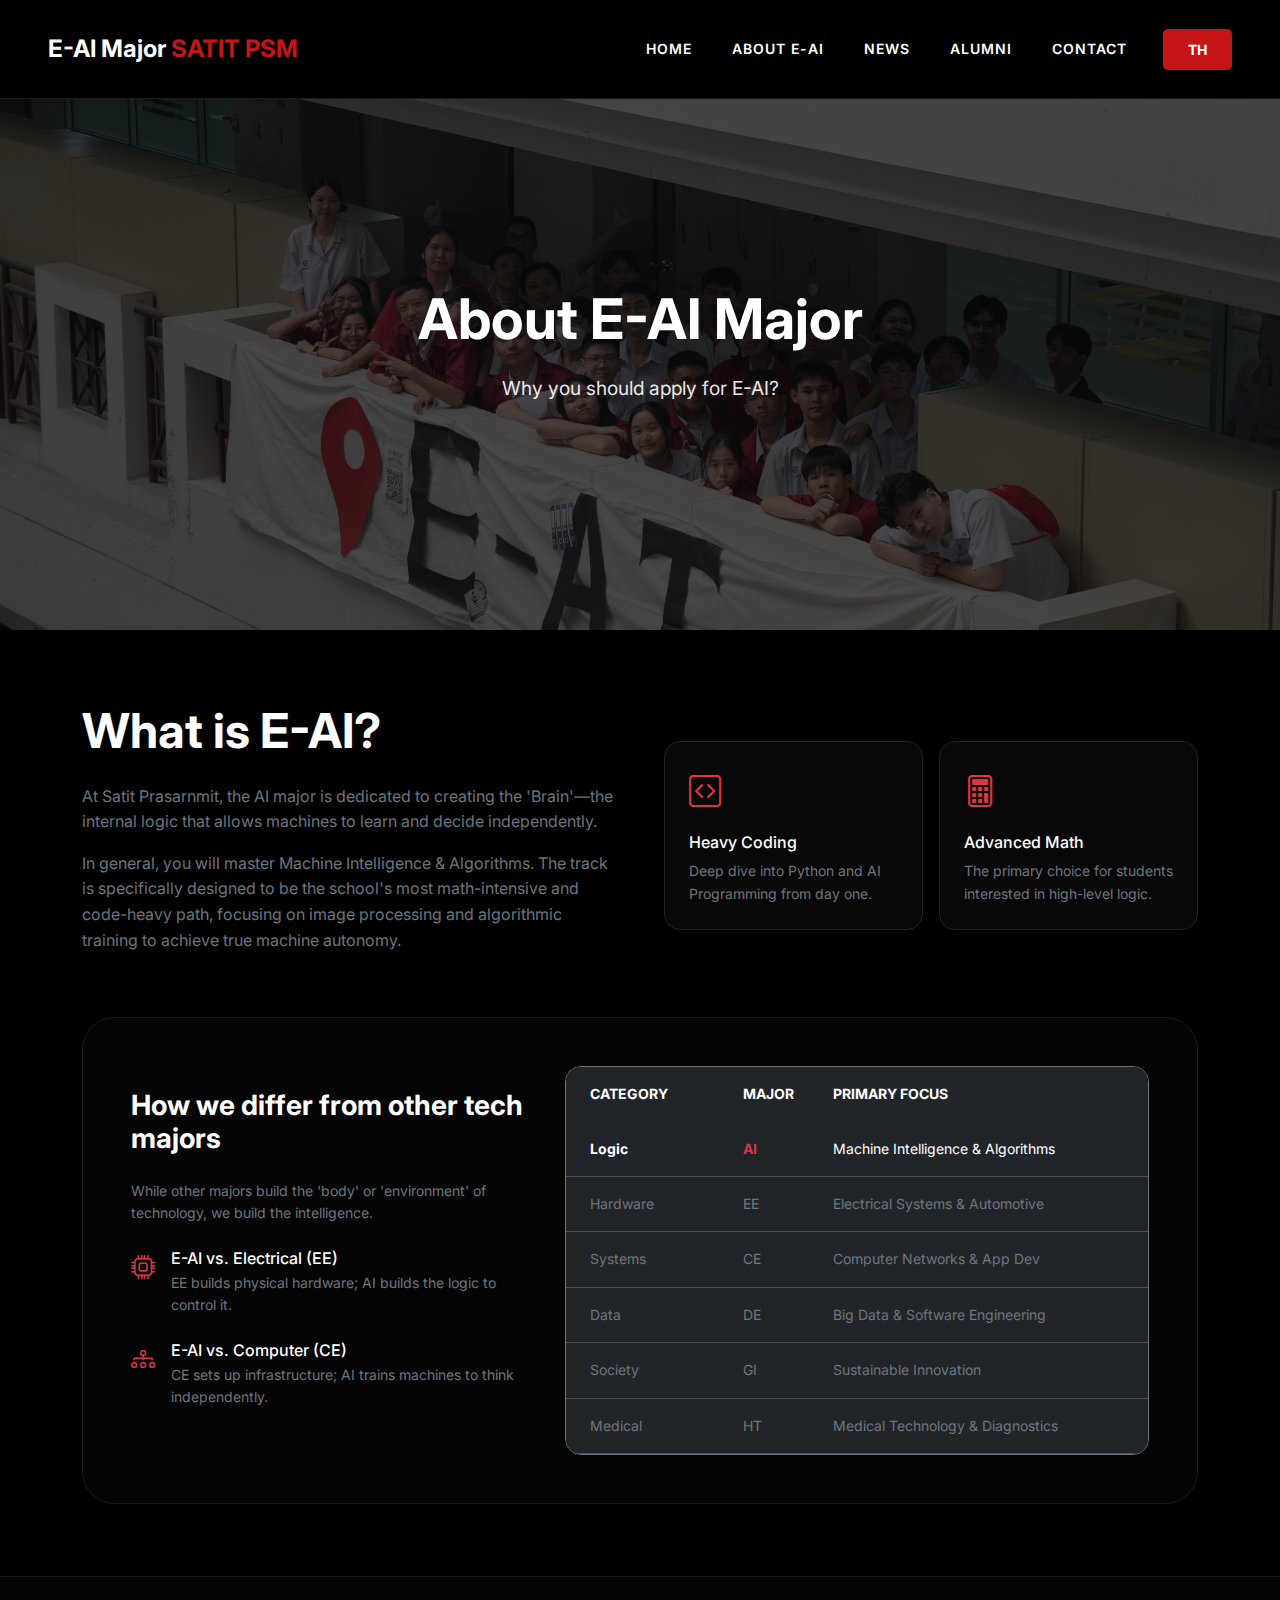
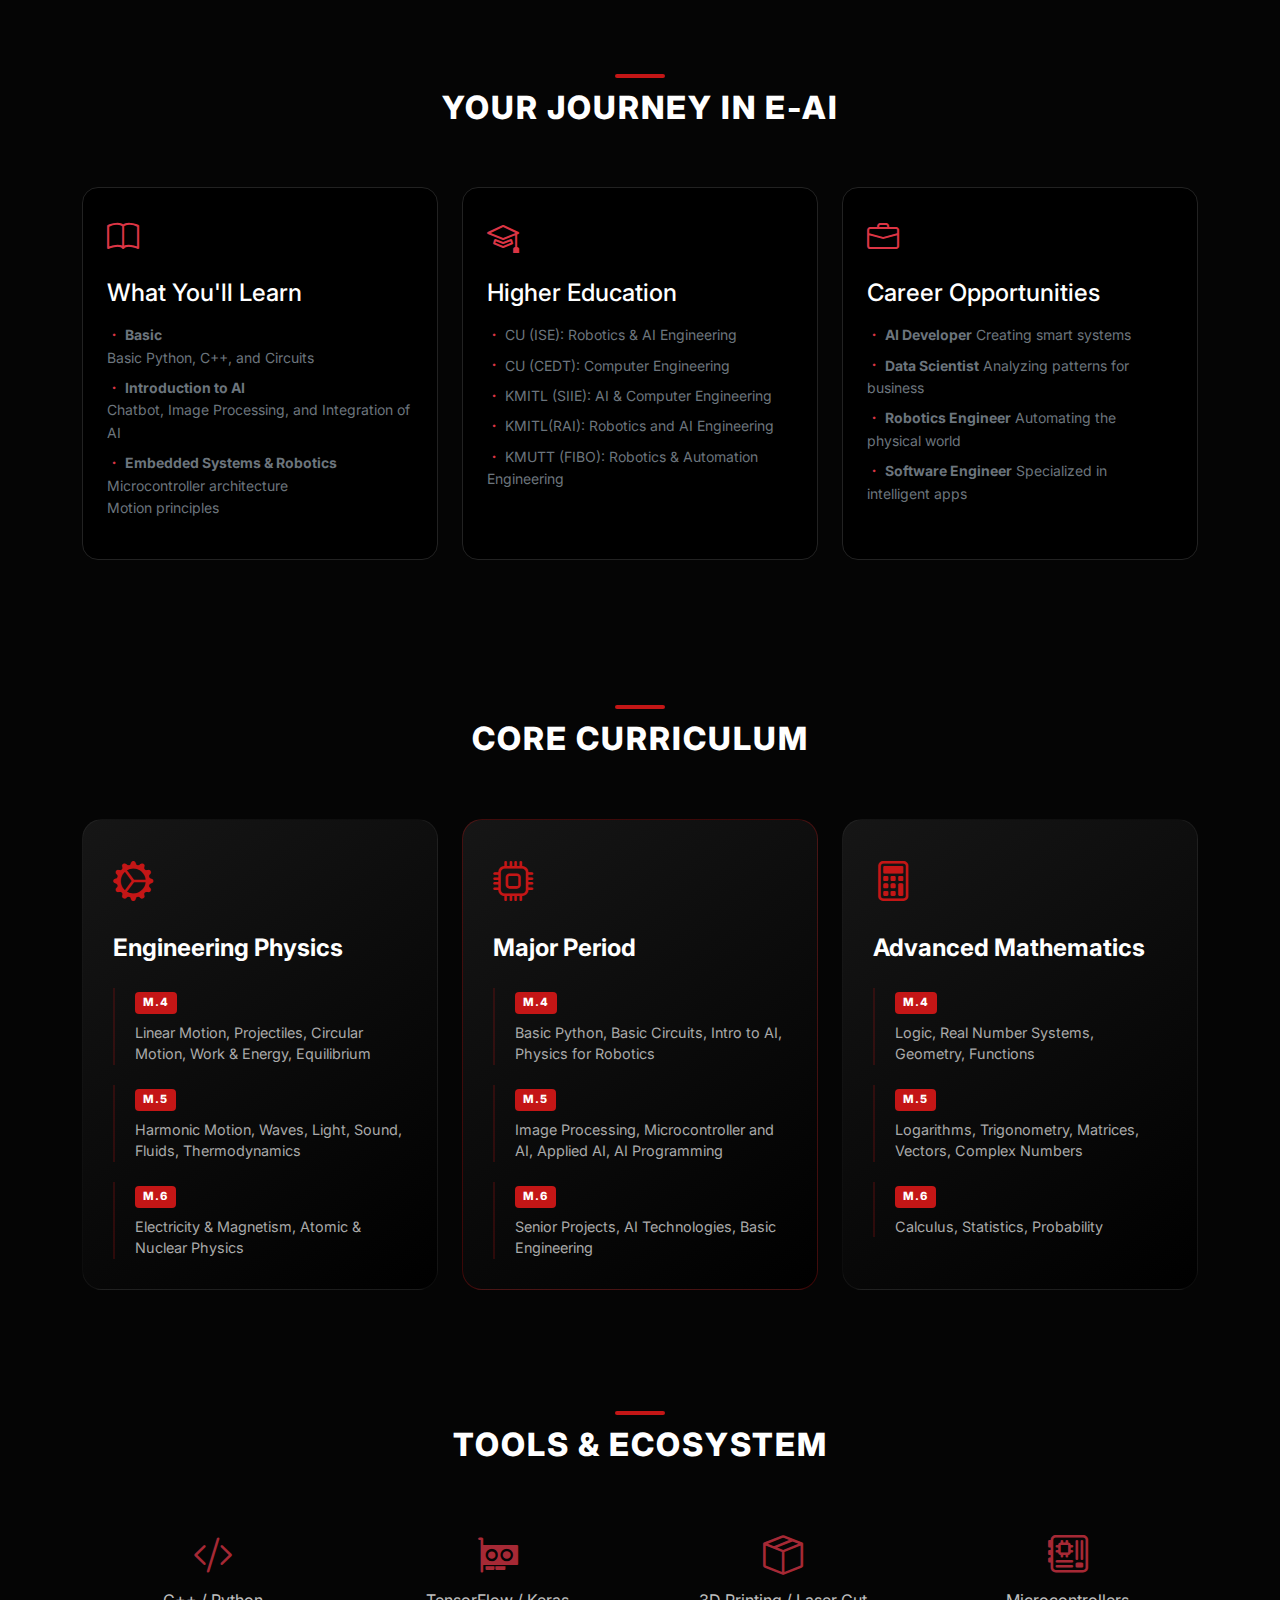
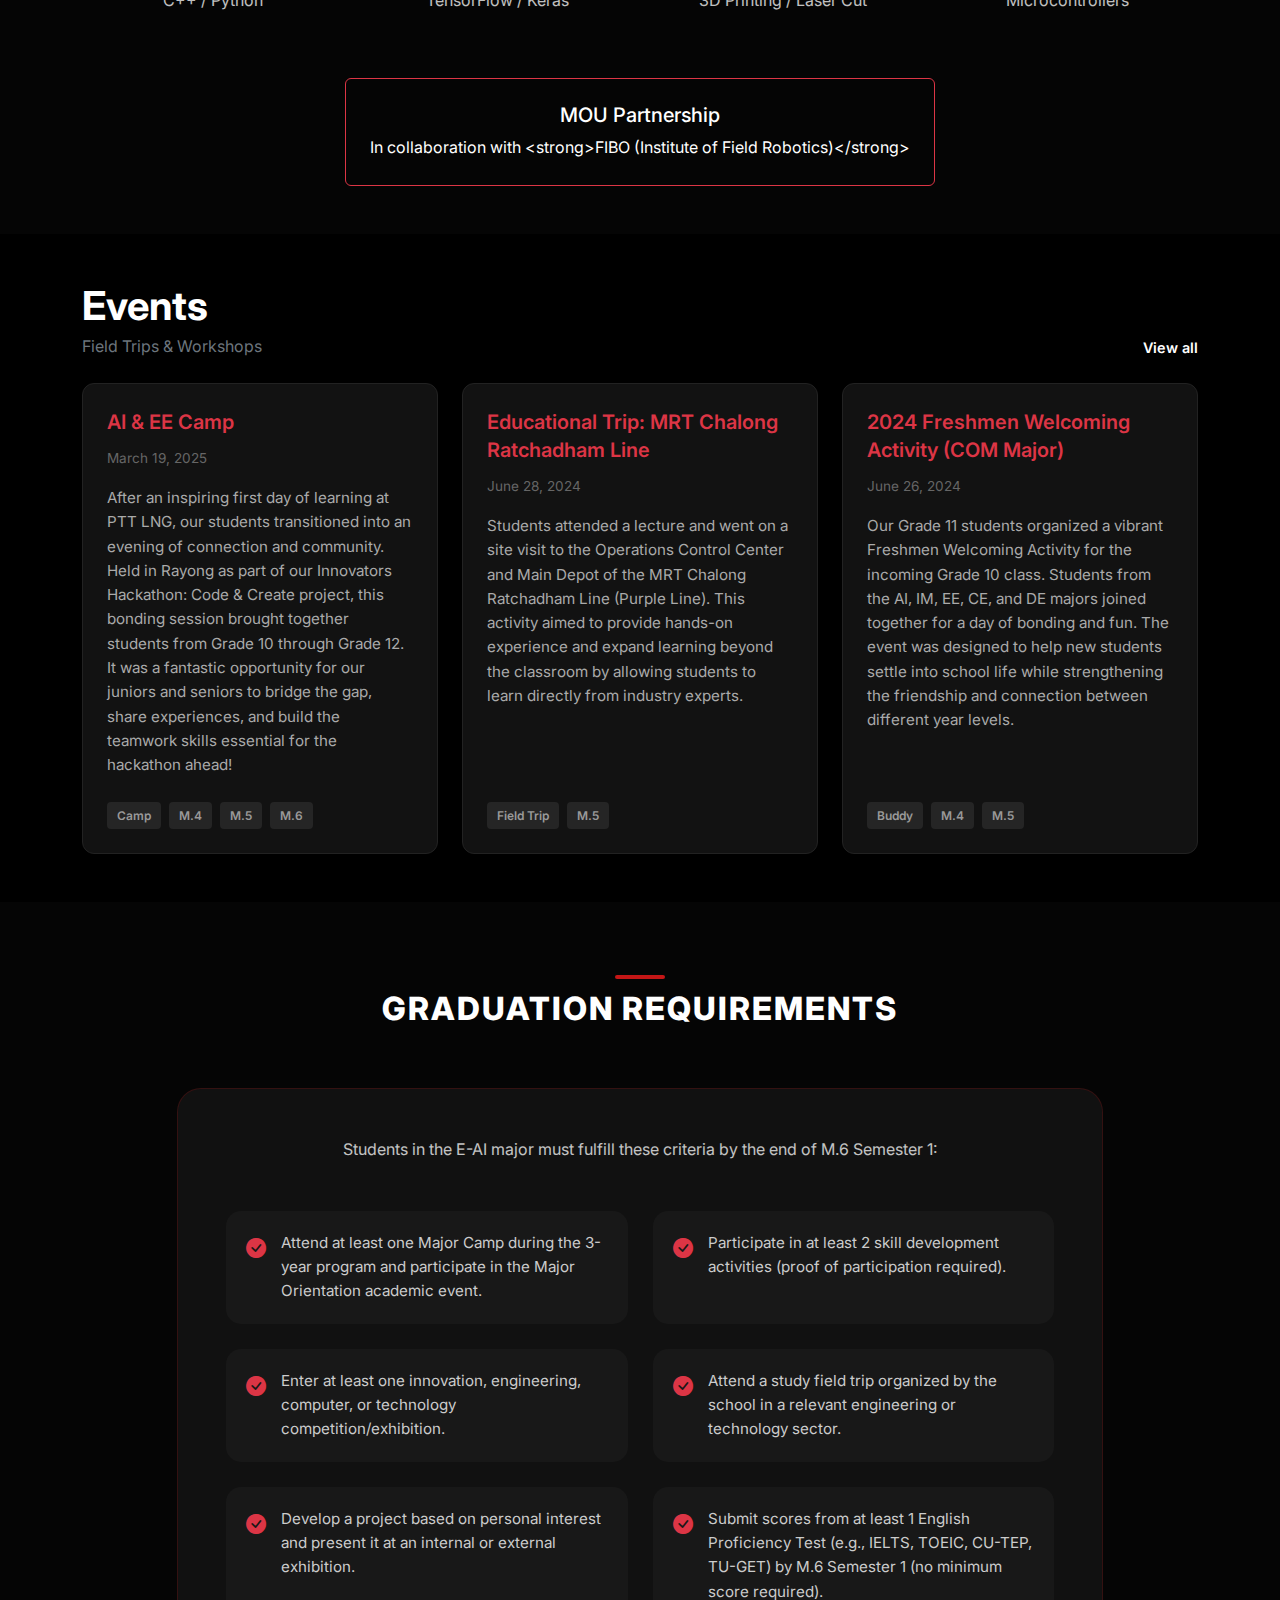
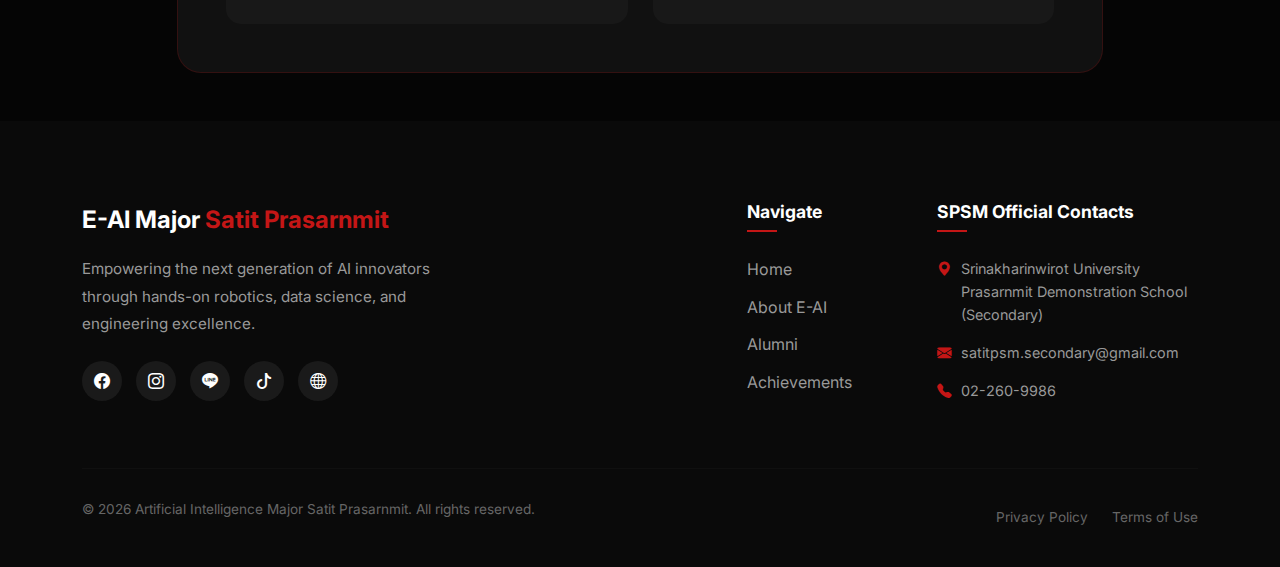
<file: curriculum.html>
<!DOCTYPE html>
<html lang="en">

<head>
    <meta charset="UTF-8">
    <meta name="viewport" content="width=device-width, initial-scale=1.0">
    <title>SATIT PSM EAI | Unofficial Site</title>
    <link href="https://cdn.jsdelivr.net/npm/bootstrap@5.3.3/dist/css/bootstrap.min.css" rel="stylesheet">
    <link rel="stylesheet" href="stylec.css">
    <link href="https://fonts.googleapis.com/css2?family=Inter:wght@400;600;700&display=swap" rel="stylesheet">
    <link rel="stylesheet" href="https://cdn.jsdelivr.net/npm/bootstrap-icons@1.11.3/font/bootstrap-icons.min.css">
    <script src="https://cdn.jsdelivr.net/npm/bootstrap@5.3.3/dist/js/bootstrap.bundle.min.js"></script>
</head>

<body>
    <nav class="navbar navbar-expand-lg navbar-dark bg-black fixed-top custom-nav">
        <div class="container-fluid px-lg-5">
            <a class="navbar-brand logo" href="#">E-AI Major <span>SATIT PSM</span></a>

            <button class="navbar-toggler" type="button" data-bs-toggle="collapse" data-bs-target="#navbarNav">
                <span class="navbar-toggler-icon"></span>
            </button>

            <div class="collapse navbar-collapse" id="navbarNav">
                <ul class="navbar-nav ms-auto nav-links align-items-center">
                    <li class="nav-item"><a class="nav-link text-white lang" data-en="Home" data-th="หน้าหลัก"
                            href="index.html">Home</a></li>
                    <li class="nav-item"><a class="nav-link text-white lang" data-en="About E-AI"
                            data-th="เกี่ยวกับ E-AI" href="#">About E-AI</a></li>
                    <li class="nav-item"><a class="nav-link text-white lang" data-en="News" data-th="ข่าวสาร"
                            href="news.html">News</a></li>
                    <li class="nav-item"><a class="nav-link text-white lang" data-en="Alumni" data-th="ศิษย์เก่า"
                            href="alumni.html">Alumni</a></li>
                    <li class="nav-item"><a class="nav-link text-white lang" data-en="Contact" data-th="ติดต่อ"
                            href="https://linktr.ee/eaisatitpsm?utm_source=ig&utm_medium=social&utm_content=link_in_bio&fbclid=PAZXh0bgNhZW0CMTEAc3J0YwZhcHBfaWQMMjU2MjgxMDQwNTU4AAGnwaCsmcwnSQnG0TkPJGgGh_SO1jbiPYik8-NaHzqU2ClP7HTSX3JdMEcU9bY_aem_JT9tkW3ldPv0pfjRWFzu8w">Contact</a>
                    </li>
                    <li class="nav-item ms-lg-3">
                        <button id="lang-switch" class="btn btn-outline-light btn-sm">TH</button>
                    </li>
                </ul>
            </div>
        </div>
    </nav>

    <header id="home" class="hero">
        <div class="hero-content">
            <h1 class="lang" data-en="About E-AI Major" data-th="เกี่ยวกับวิชาเอก E-AI">About E-AI Major</h1>
            <p class="lang" data-en="Why you should apply for E-AI?" data-th="ทำไมคุณควรสมัครเรียน E-AI ?">Why you
                should apply for E-AI?</p>
        </div>
    </header>

    <section id="about-eai" class="py-5" style="background: #000;">
        <div class="container py-4">
            <div class="row g-5 align-items-center mb-5">
                <div class="col-lg-6">
                    <h2 class="display-5 fw-bold text-white mb-4 lang" data-en="What is E-AI?" data-th="E-AI คืออะไร?">
                        What is <span class="text-danger">E-AI?</span></h2>
                    <p class="text-secondary lang"
                        data-en="At Satit Prasarnmit, the AI major is dedicated to creating the 'Brain'—the internal logic that allows machines to learn and decide independently."
                        data-th="ที่สาธิตประสานมิตร สาขาวิชา AI มุ่งมั่นที่จะสร้าง 'สมอง' — หลักการภายในที่ช่วยให้เครื่องเรียนรู้และตัดสินใจได้อย่างอิสระ.">
                        At Satit Prasarnmit, the AI major is dedicated to creating the <strong>"Brain"</strong>—the
                        internal logic that allows machines to learn and decide independently.
                    </p>
                    <p class="text-secondary lang"
                        data-en="In general, you will master Machine Intelligence & Algorithms. The track is specifically designed to be the school's most math-intensive and code-heavy path, focusing on image processing and algorithmic training to achieve true machine autonomy."
                        data-th="โดยทั่วไปแล้ว คุณจะเชี่ยวชาญในด้านปัญญาประดิษฐ์และอัลกอริธึม เส้นทางนี้ถูกออกแบบมาให้เน้นคณิตศาสตร์และการเขียนโค้ดเป็นหลัก โดยมุ่งเน้นที่การประมวลผลภาพและการฝึกอบรมอัลกอริธึมเพื่อให้ได้มาซึ่งความเป็นอิสระที่แท้จริงของเครื่อง.">
                        In general, you will master <strong>Machine Intelligence & Algorithms</strong>. The track is
                        specifically designed to be the school's most <strong>math-intensive and code-heavy</strong>
                        path, focusing on image processing and algorithmic training to achieve true machine autonomy.
                    </p>
                </div>
                <div class="col-lg-6">
                    <div class="row g-3">
                        <div class="col-sm-6">
                            <div class="p-4 rounded-4" style="background: #080808; border: 1px solid #222;">
                                <i class="bi bi-code-square text-danger fs-2 mb-3 d-block"></i>
                                <h5 class="text-white h6 lang" data-en="Heavy Coding" data-th="การเขียนโค้ดหนัก">Heavy
                                    Coding</h5>
                                <p class="small text-secondary mb-0 lang"
                                    data-en="Deep dive into Python and AI Programming from day one."
                                    data-th="เริ่มต้นลึกลงไปใน Python และการเขียนโปรแกรม AI ตั้งแต่วันแรก.">Deep dive
                                    into Python and AI Programming from day one.</p>
                            </div>
                        </div>
                        <div class="col-sm-6">
                            <div class="p-4 rounded-4" style="background: #080808; border: 1px solid #222;">
                                <i class="bi bi-calculator text-danger fs-2 mb-3 d-block"></i>
                                <h5 class="text-white h6 lang" data-en="Advanced Math" data-th="คณิตศาสตร์ขั้นสูง">
                                    Advanced Math</h5>
                                <p class="small text-secondary mb-0 lang"
                                    data-en="The primary choice for students interested in high-level logic."
                                    data-th="ตัวเลือกหลักสำหรับนักเรียนที่สนใจในด้านตรรกะระดับสูง.">The primary choice
                                    for students interested in high-level logic.</p>
                            </div>
                        </div>
                    </div>
                </div>
            </div>

            <div class="p-5 rounded-5" style="background: #050505; border: 1px solid #1a1a1a;">
                <div class="row align-items-center">
                    <div class="col-lg-5 mb-5 mb-lg-0">
                        <h3 class="text-white fw-bold mb-4 lang" data-en="How we differ from other tech majors"
                            data-th="เราต่างจากสาขาเทคโนโลยีอื่นๆ อย่างไร">How we differ from other tech majors</h3>
                        <p class="text-secondary small mb-4 lang"
                            data-en="While other majors build the 'body' or 'environment' of technology, we build the intelligence."
                            data-th="ในขณะที่สาขาอื่นๆ สร้าง 'ร่างกาย' หรือ 'สิ่งแวดล้อม' ของเทคโนโลยี เราสร้างความฉลาด.">
                            While other majors build the "body" or "environment" of technology, we build the
                            intelligence.</p>

                        <div class="d-flex mb-4">
                            <div class="text-danger me-3"><i class="bi bi-cpu fs-4"></i></div>
                            <div>
                                <h6 class="text-white mb-1 lang" data-en="E-AI vs. Electrical (EE)"
                                    data-th="E-AI vs. วิศวกรรมไฟฟ้า (EE)">E-AI vs. Electrical (EE)</h6>
                                <p class="text-secondary small mb-0 lang"
                                    data-en="EE builds physical hardware; AI builds the logic to control it."
                                    data-th="EE สร้างฮาร์ดแวร์ทางกายภาพ; AI สร้างตรรกะในการควบคุมมัน.">EE builds
                                    physical hardware; AI builds the logic to control it.</p>
                            </div>
                        </div>
                        <div class="d-flex mb-4">
                            <div class="text-danger me-3"><i class="bi bi-diagram-3 fs-4"></i></div>
                            <div>
                                <h6 class="text-white mb-1 lang" data-en="E-AI vs. Computer (CE)"
                                    data-th="E-AI vs. วิศวกรรมคอมพิวเตอร์ (CE)">E-AI vs. Computer (CE)</h6>
                                <p class="text-secondary small mb-0 lang"
                                    data-en="CE sets up infrastructure; AI trains machines to think independently."
                                    data-th="CE ตั้งค่าโครงสร้างพื้นฐาน; AI ฝึกเครื่องให้คิดอย่างอิสระ.">CE sets up
                                    infrastructure; AI trains machines to think independently.</p>
                            </div>
                        </div>
                    </div>

                    <div class="col-lg-7">
                        <div class="table-responsive rounded-4 border border-secondary overflow-hidden">
                            <table class="table table-dark table-hover mb-0 align-middle">
                                <thead class="bg-dark">
                                    <tr class="small text-uppercase text-secondary">
                                        <th class="py-3 px-4 border-0 lang" data-en="Category" data-th="หมวดหมู่">
                                            Category</th>
                                        <th class="py-3 border-0 lang" data-en="Major" data-th="สาขาวิชา">Major</th>
                                        <th class="py-3 border-0 lang" data-en="Primary Focus" data-th="จุดเน้นหลัก">
                                            Primary Focus</th>
                                    </tr>
                                </thead>
                                <tbody class="small">
                                    <tr style="background: rgba(220, 53, 69, 0.05);">
                                        <td class="px-4 py-3 fw-bold text-white lang" data-en="Logic" data-th="ตรรกะ">
                                            Logic</td>
                                        <td class="py-3 text-danger fw-bold lang" data-en="AI" data-th="AI">AI</td>
                                        <td class="py-3 text-white lang" data-en="Machine Intelligence & Algorithms"
                                            data-th="ปัญญาประดิษฐ์ & อัลกอริธึม">Machine Intelligence & Algorithms</td>
                                    </tr>
                                    <tr>
                                        <td class="px-4 py-3 text-secondary lang" data-en="Hardware"
                                            data-th="ฮาร์ดแวร์">Hardware</td>
                                        <td class="py-3 text-secondary lang" data-en="EE" data-th="EE">EE</td>
                                        <td class="py-3 text-secondary lang" data-en="Electrical Systems & Automotive"
                                            data-th="ระบบไฟฟ้า & ยานยนต์">Electrical Systems & Automotive</td>
                                    </tr>
                                    <tr>
                                        <td class="px-4 py-3 text-secondary lang" data-en="Systems" data-th="ระบบ">
                                            Systems</td>
                                        <td class="py-3 text-secondary lang" data-en="CE" data-th="CE">CE</td>
                                        <td class="py-3 text-secondary lang" data-en="Computer Networks & App Dev"
                                            data-th="เครือข่ายคอมพิวเตอร์ & การพัฒนาแอพ">Computer Networks & App Dev
                                        </td>
                                    </tr>
                                    <tr>
                                        <td class="px-4 py-3 text-secondary lang" data-en="Data" data-th="ข้อมูล">Data
                                        </td>
                                        <td class="py-3 text-secondary lang" data-en="DE" data-th="DE">DE</td>
                                        <td class="py-3 text-secondary lang" data-en="Big Data & Software Engineering"
                                            data-th="ข้อมูลขนาดใหญ่ & วิศวกรรมซอฟต์แวร์">Big Data & Software Engineering
                                        </td>
                                    </tr>
                                    <tr>
                                        <td class="px-4 py-3 text-secondary lang" data-en="Society" data-th="สังคม">
                                            Society</td>
                                        <td class="py-3 text-secondary lang" data-en="GI" data-th="GI">GI</td>
                                        <td class="py-3 text-secondary lang" data-en="Sustainable Innovation"
                                            data-th="นวัตกรรมที่ยั่งยืน">Sustainable Innovation</td>
                                    </tr>
                                    <tr>
                                        <td class="px-4 py-3 text-secondary lang" data-en="Medical" data-th="การแพทย์">
                                            Medical</td>
                                        <td class="py-3 text-secondary lang" data-en="HT" data-th="HT">HT</td>
                                        <td class="py-3 text-secondary lang" data-en="Medical Technology & Diagnostics"
                                            data-th="เทคโนโลยีการแพทย์ & การวินิจฉัย">Medical Technology & Diagnostics
                                        </td>
                                    </tr>
                                </tbody>
                            </table>
                        </div>
                    </div>
                </div>
            </div>

        </div>
    </section>

    <section id="pathways" class="py-5" style="background: #050505; border-top: 1px solid #1a1a1a;">
        <div class="container py-4">
            <h2 class="features-title lang" data-en="Your Journey in E-AI" data-th="เส้นทางของคุณใน E-AI">Your Journey
                in E-AI</h2>
            <div class="row g-4">
                <div class="col-lg-4">
                    <div class="p-4 rounded-4 h-100" style="background: #000; border: 1px solid #222;">
                        <div class="mb-3 text-danger"><i class="bi bi-book fs-2"></i></div>
                        <h4 class="text-white mb-3 lang" data-en="What You'll Learn" data-th="คุณจะได้เรียนรู้อะไรบ้าง">
                            What You'll Learn<br><small class="text-secondary"
                                style="font-size: 0.6em;">(เรียนอะไรบ้าง)</small></h4>
                        <ul class="text-secondary small list-unstyled">
                            <li class="mb-2"><i class="bi bi-dot text-danger"></i> <strong class="lang" data-en="Basic"
                                    data-th="พื้นฐาน">Basic</strong><br>
                                Basic Python, C++, and Circuits</li>
                            <li class="mb-2"><i class="bi bi-dot text-danger"></i> <strong class="lang"
                                    data-en="Introduction to AI" data-th="การแนะนำ AI">Introduction to AI</strong><br>
                                Chatbot, Image Processing, and Integration of AI </li>
                            <li class="mb-2"><i class="bi bi-dot text-danger"></i> <strong class="lang"
                                    data-en="Embedded Systems & Robotics" data-th="ระบบฝังตัวและหุ่นยนต์">Embedded
                                    Systems & Robotics</strong><br>
                                Microcontroller architecture<br>Motion principles
                            </li>
                        </ul>
                    </div>
                </div>

                <div class="col-lg-4">
                    <div class="p-4 rounded-4 h-100" style="background: #000; border: 1px solid #222;">
                        <div class="mb-3 text-danger"><i class="bi bi-mortarboard fs-2"></i></div>
                        <h4 class="text-white mb-3 lang" data-en="Higher Education" data-th="การศึกษาระดับสูง">Higher
                            Education<br>
                            <small class="text-secondary" style="font-size: 0.6em;">(ไปเรียนต่ออะไรได้บ้าง)</small>
                        </h4>
                        <ul class="text-secondary small list-unstyled">
                            <li class="mb-2"><i class="bi bi-dot text-danger"></i>
                                CU (ISE): Robotics & AI Engineering</li>
                            <li class="mb-2"><i class="bi bi-dot text-danger"></i>
                                CU (CEDT): Computer Engineering</li>
                            <li class="mb-2"><i class="bi bi-dot text-danger"></i>
                                KMITL (SIIE): AI & Computer Engineering</li>
                            <li class="mb-2"><i class="bi bi-dot text-danger"></i>
                                KMITL(RAI): Robotics and AI Engineering</li>
                            <li class="mb-2"><i class="bi bi-dot text-danger"></i>
                                KMUTT (FIBO): Robotics & Automation Engineering</li>
                        </ul>
                    </div>
                </div>

                <div class="col-lg-4">
                    <div class="p-4 rounded-4 h-100" style="background: #000; border: 1px solid #222;">
                        <div class="mb-3 text-danger"><i class="bi bi-briefcase fs-2"></i></div>
                        <h4 class="text-white mb-3 lang" data-en="Career Opportunities" data-th="โอกาสในการทำงาน">Career
                            Opportunities<br><small class="text-secondary"
                                style="font-size: 0.6em;">(ทำงานอะไรได้บ้าง)</small></h4>
                        <ul class="text-secondary small list-unstyled">
                            <li class="mb-2"><i class="bi bi-dot text-danger"></i> <strong class="lang"
                                    data-en="AI Developer" data-th="นักพัฒนา AI">AI Developer:</strong>
                                Creating smart systems</li>
                            <li class="mb-2"><i class="bi bi-dot text-danger"></i> <strong class="lang"
                                    data-en="Data Scientist" data-th="นักวิทยาศาสตร์ข้อมูล">Data Scientist:</strong>
                                Analyzing patterns for business</li>
                            <li class="mb-2"><i class="bi bi-dot text-danger"></i> <strong class="lang"
                                    data-en="Robotics Engineer" data-th="วิศวกรหุ่นยนต์">Robotics Engineer:</strong>
                                Automating the physical world</li>
                            <li class="mb-2"><i class="bi bi-dot text-danger"></i> <strong class="lang"
                                    data-en="Software Engineer" data-th="วิศวกรซอฟต์แวร์">Software Engineer:</strong>
                                Specialized in intelligent apps</li>
                        </ul>
                    </div>
                </div>
            </div>
        </div>
    </section>

    <section id="curriculum" class="py-5" style="background: #050505;">
        <div class="container">
            <h2 class="features-title lang" data-en="Core Curriculum" data-th="หลักสูตรแกน">Core Curriculum</h2>
            <div class="row g-4">
                <div class="col-lg-4 col-md-6">
                    <div class="curriculum-card">
                        <div class="card-icon"><i class="bi bi-gear-wide-connected"></i></div>
                        <h3 lang data-en="Engineering Physics" data-th="ฟิสิกส์วิศวกรรม">Engineering Physics</h3>
                        <div class="grade-track">
                            <div class="grade-item">
                                <span class="grade-badge">M.4</span>
                                <p>Linear Motion, Projectiles, Circular Motion, Work & Energy, Equilibrium</p>
                            </div>
                            <div class="grade-item">
                                <span class="grade-badge">M.5</span>
                                <p>Harmonic Motion, Waves, Light, Sound, Fluids, Thermodynamics</p>
                            </div>
                            <div class="grade-item">
                                <span class="grade-badge">M.6</span>
                                <p>Electricity & Magnetism, Atomic & Nuclear Physics</p>
                            </div>
                        </div>
                    </div>
                </div>

                <div class="col-lg-4 col-md-6">
                    <div class="curriculum-card highlight-card">
                        <div class="card-icon"><i class="bi bi-cpu"></i></div>
                        <h3 lang data-en="Major Period" data-th="ช่วงหลักสูตร">Major Period</h3>
                        <div class="grade-track">
                            <div class="grade-item">
                                <span class="grade-badge">M.4</span>
                                <p>Basic Python, Basic Circuits, Intro to AI, Physics for Robotics</p>
                            </div>
                            <div class="grade-item">
                                <span class="grade-badge">M.5</span>
                                <p>Image Processing, Microcontroller and AI, Applied AI, AI Programming</p>
                            </div>
                            <div class="grade-item">
                                <span class="grade-badge">M.6</span>
                                <p>Senior Projects, AI Technologies, Basic Engineering</p>
                            </div>
                        </div>
                    </div>
                </div>

                <div class="col-lg-4 col-md-6">
                    <div class="curriculum-card">
                        <div class="card-icon"><i class="bi bi-calculator"></i></div>
                        <h3 lang data-en="Advanced Mathematics" data-th="คณิตศาสตร์ขั้นสูง">Advanced Mathematics</h3>
                        <div class="grade-track">
                            <div class="grade-item">
                                <span class="grade-badge">M.4</span>
                                <p>Logic, Real Number Systems, Geometry, Functions</p>
                            </div>
                            <div class="grade-item">
                                <span class="grade-badge">M.5</span>
                                <p>Logarithms, Trigonometry, Matrices, Vectors, Complex Numbers</p>
                            </div>
                            <div class="grade-item">
                                <span class="grade-badge">M.6</span>
                                <p>Calculus, Statistics, Probability</p>
                            </div>
                        </div>
                    </div>
                </div>
            </div>
        </div>
    </section>

    <section id="tools" class="py-5" style="background: #050505;">
        <div class="container text-center">
            <h2 class="features-title lang" data-en="Tools & Ecosystem" data-th="เครื่องมือ & ระบบนิเวศ">Tools &
                Ecosystem</h2>
            <div class="row row-cols-2 row-cols-md-4 g-4 opacity-75">
                <div class="col"><i class="bi bi-code-slash fs-1 text-danger"></i>
                    <p>C++ / Python</p>
                </div>
                <div class="col"><i class="bi bi-gpu-card fs-1 text-danger"></i>
                    <p>TensorFlow / Keras</p>
                </div>
                <div class="col"><i class="bi bi-box-seam fs-1 text-danger"></i>
                    <p>3D Printing / Laser Cut</p>
                </div>
                <div class="col"><i class="bi bi-motherboard fs-1 text-danger"></i>
                    <p>Microcontrollers</p>
                </div>
            </div>
            <div class="mt-5 p-4 border border-danger rounded d-inline-block">
                <h5 class="text-white lang" data-en="MOU Partnership" data-th="ความร่วมมือ MOU">MOU Partnership</h5>
                <p class="mb-0 lang" data-en="In collaboration with <strong>FIBO (Institute of Field Robotics)</strong>"
                    data-th="ร่วมกับ <strong>FIBO (Institute of Field Robotics)</strong>">In collaboration with
                    <strong>FIBO (Institute of Field Robotics)</strong>
                </p>
            </div>
        </div>
    </section>

    <section id="news" class="py-5" style="background: #000;">
        <div class="container">
            <div class="d-flex justify-content-between align-items-end mb-4">
                <div>
                    <h2 class="news-title mb-1 lang" data-en="Events" data-th="กิจกรรม">Events</h2>
                    <p class="text-secondary mb-0 lang" data-en="Field Trips & Workshops"
                        data-th="การเดินทางเพื่อการศึกษา & การฝึกอบรม">Field Trips & Workshops</p>
                </div>
                <a href="news.html" class="view-all-link lang" data-en="View all" data-th="ดูทั้งหมด">View all <i
                        class="bi bi-chevron-right"></i></a>
            </div>

            <div class="row g-4">
                <div class="col-lg-4 col-md-6">
                    <div class="news-card">
                        <div class="news-card-body">
                            <h3 class="news-heading text-danger lang" data-en="AI & EE Camp" data-th="ค่าย AI & EE">AI &
                                EE Camp</h3>
                            <p class="news-date">March 19, 2025</p>
                            <p class="news-excerpt lang"
                                data-en="After an inspiring first day of learning at PTT LNG, our students transitioned into an evening of connection and community. Held in Rayong as part of our Innovators Hackathon: Code & Create project, this bonding session brought together students from Grade 10 through Grade 12. It was a fantastic opportunity for our juniors and seniors to bridge the gap, share experiences, and build the teamwork skills essential for the hackathon ahead!"
                                data-th="หลังจากวันที่แรกที่สร้างแรงบันดาลใจในการเรียนรู้ที่ PTT LNG นักเรียนของเราได้เปลี่ยนไปสู่ค่ำคืนแห่งการเชื่อมต่อและชุมชน จัดขึ้นที่ระยองเป็นส่วนหนึ่งของโครงการ Innovators Hackathon: Code & Create การประชุมเชิงป bonding นี้รวบรวมนักเรียนจากเกรด 10 ถึงเกรด 12 นี่เป็นโอกาสที่ยอดเยี่ยมสำหรับนักเรียนชั้นปีที่ 10 และ 12 ในการเชื่อมช่องว่าง แบ่งปันประสบการณ์ และสร้างทักษะการทำงานเป็นทีมที่จำเป็นต่อการแฮ็กกาธอนที่กำลังจะมาถึง!">
                                After an inspiring first day of learning at PTT LNG, our students transitioned into an
                                evening of connection and community. Held in Rayong as part of our Innovators Hackathon:
                                Code & Create project, this bonding session brought together students from Grade 10
                                through Grade 12. It was a fantastic opportunity for our juniors and seniors to bridge
                                the gap, share experiences, and build the teamwork skills essential for the hackathon
                                ahead!</p>
                            <div class="news-tags">
                                <span class="news-tag">Camp</span>
                                <span class="news-tag">M.4</span>
                                <span class="news-tag">M.5</span>
                                <span class="news-tag">M.6</span>
                            </div>
                        </div>
                    </div>
                </div>

                <div class="col-lg-4 col-md-6">
                    <div class="news-card">
                        <div class="news-card-body">
                            <h3 class="news-heading text-danger lang"
                                data-en="Educational Trip: MRT Chalong Ratchadham Line"
                                data-th="ทัศนศึกษา: สาย MRT ชลอัดรัชดา">Educational Trip: MRT Chalong Ratchadham Line
                            </h3>
                            <p class="news-date">June 28, 2024</p>
                            <p class="news-excerpt lang"
                                data-en="Students attended a lecture and went on a site visit to the Operations Control Center and Main Depot of the MRT Chalong Ratchadham Line (Purple Line). This activity aimed to provide hands-on experience and expand learning beyond the classroom by allowing students to learn directly from industry experts."
                                data-th="นักเรียนเข้าร่วมบรรยายและไปเยี่ยมชมศูนย์ควบคุมการดำเนินงานและคลังหลักของสาย MRT ชลอัดรัชดา (สายม่วง) กิจกรรมนี้มีวัตถุประสงค์เพื่อให้ประสบการณ์ที่มีความหมายและขยายการเรียนรู้ให้นอกห้องเรียน โดยให้นักเรียนได้เรียนรู้จากผู้เชี่ยวชาญในอุตสาหกรรมโดยตรง.">
                                Students attended a lecture and went on a site visit to the Operations Control Center
                                and Main Depot of the MRT Chalong Ratchadham Line (Purple Line). This activity aimed to
                                provide hands-on experience and expand learning beyond the classroom by allowing
                                students to learn directly from industry experts.</p>
                            <div class="news-tags">
                                <span class="news-tag">Field Trip</span>
                                <span class="news-tag">M.5</span>
                            </div>
                        </div>
                    </div>
                </div>

                <div class="col-lg-4 col-md-6">
                    <div class="news-card">
                        <div class="news-card-body">
                            <h3 class="news-heading text-danger lang"
                                data-en="2024 Freshmen Welcoming Activity (COM Major)"
                                data-th="กิจกรรมต้อนรับนักศึกษาใหม่ปี 2024 (สาขา COM)">2024 Freshmen Welcoming Activity
                                (COM Major)</h3>
                            <p class="news-date">June 26, 2024</p>
                            <p class="news-excerpt lang"
                                data-en="Our Grade 11 students organized a vibrant Freshmen Welcoming Activity for the incoming Grade 10 class. Students from the AI, IM, EE, CE, and DE majors joined together for a day of bonding and fun. The event was designed to help new students settle into school life while strengthening the friendship and connection between different year levels."
                                data-th="นักเรียนชั้น ม.11 ของเราได้จัดกิจกรรมต้อนรับนักศึกษาใหม่อย่างมีชีวิตชีวาสำหรับนักเรียนชั้น ม.10 ที่เข้ามา นักเรียนจากสาขา AI, IM, EE, CE และ DE ได้มารวมตัวกันในวันแห่งมิตรภาพและความสนุกสนาน กิจกรรมนี้ถูกออกแบบมาเพื่อช่วยให้นักเรียนใหม่ปรับตัวเข้ากับชีวิตในโรงเรียนในขณะที่เสริมสร้างมิตรภาพและการเชื่อมโยงระหว่างระดับปีที่แตกต่างกัน.">
                                Our Grade 11 students organized a vibrant Freshmen Welcoming Activity for the incoming
                                Grade 10 class. Students from the AI, IM, EE, CE, and DE majors joined together for a
                                day of bonding and fun. The event was designed to help new students settle into school
                                life while strengthening the friendship and connection between different year levels.
                            </p>
                            <div class="news-tags">
                                <span class="news-tag">Buddy</span>
                                <span class="news-tag">M.4</span>
                                <span class="news-tag">M.5</span>
                            </div>
                        </div>
                    </div>
                </div>
            </div>
        </div>
    </section>

    <section id="graduation-criteria" class="py-5" style="background: #050505;">
        <div class="container">
            <h2 class="features-title lang" data-en="Graduation Requirements" data-th="ข้อกำหนดการสำเร็จการศึกษา">
                Graduation Requirements</h2>
            <div class="row justify-content-center">
                <div class="col-lg-10">
                    <div class="criteria-wrapper p-4 p-md-5">
                        <p class="text-center mb-5 opacity-75 lang"
                            data-en="Students in the E-AI major must fulfill these criteria by the end of M.6 Semester 1:"
                            data-th="นักเรียนในสาขา E-AI ต้องปฏิบัติตามเกณฑ์เหล่านี้ให้ครบถ้วนภายในสิ้นภาคการศึกษา 1 ของ ม.6:">
                            Students in the E-AI major must fulfill these criteria by the end of M.6 Semester 1:</p>

                        <div class="criteria-grid">
                            <div class="criteria-item">
                                <i class="bi bi-check-circle-fill text-danger"></i>
                                <p class="lang"
                                    data-en="Attend at least one Major Camp during the 3-year program and participate in the Major Orientation academic event."
                                    data-th="เข้าร่วมค่ายสาขาวิชาอย่างน้อย 1 ค่ายในระหว่างโปรแกรม 3 ปี และเข้าร่วมกิจกรรมปฐมนิเทศสาขาวิชา.">
                                    Attend at least one Major Camp during the 3-year program and participate in the
                                    Major Orientation academic event.</p>
                            </div>

                            <div class="criteria-item">
                                <i class="bi bi-check-circle-fill text-danger"></i>
                                <p class="lang"
                                    data-en="Participate in at least 2 skill development activities (proof of participation required)."
                                    data-th="เข้าร่วมกิจกรรมพัฒนาทักษะอย่างน้อย 2 กิจกรรม (ต้องมีหลักฐานการเข้าร่วม).">
                                    Participate in at least 2 skill development activities (proof of participation
                                    required).</p>
                            </div>

                            <div class="criteria-item">
                                <i class="bi bi-check-circle-fill text-danger"></i>
                                <p class="lang"
                                    data-en="Enter at least one innovation, engineering, computer, or technology competition/exhibition."
                                    data-th="เข้าร่วมการแข่งขัน/การแสดงนวัตกรรม วิศวกรรม คอมพิวเตอร์ หรือเทคโนโลยีอย่างน้อย 1 รายการ.">
                                    Enter at least one innovation, engineering, computer, or technology
                                    competition/exhibition.</p>
                            </div>

                            <div class="criteria-item">
                                <i class="bi bi-check-circle-fill text-danger"></i>
                                <p class="lang"
                                    data-en="Attend a study field trip organized by the school in a relevant engineering or technology sector."
                                    data-th="เข้าร่วมการศึกษาทัศนศึกษาโดยโรงเรียนในภาควิศวกรรมหรือเทคโนโลยีที่เกี่ยวข้อง.">
                                    Attend a study field trip organized by the school in a relevant engineering or
                                    technology sector.</p>
                            </div>

                            <div class="criteria-item">
                                <i class="bi bi-check-circle-fill text-danger"></i>
                                <p class="lang"
                                    data-en="Develop a project based on personal interest and present it at an internal or external exhibition."
                                    data-th="พัฒนาผลงานที่มีพื้นฐานจากความสนใจส่วนตัวและนำเสนอในงานแสดงภายในหรือภายนอก.">
                                    Develop a project based on personal interest and present it at an internal or
                                    external exhibition.</p>
                            </div>

                            <div class="criteria-item">
                                <i class="bi bi-check-circle-fill text-danger"></i>
                                <div class="w-100">
                                    <p class="lang"
                                        data-en="Submit scores from at least 1 English Proficiency Test (e.g., IELTS, TOEIC, CU-TEP, TU-GET) by M.6 Semester 1 (no minimum score required)."
                                        data-th="ส่งคะแนนจากการสอบความสามารถทางภาษาอังกฤษอย่างน้อย 1 รายการ (เช่น IELTS, TOEIC, CU-TEP, TU-GET) ภายในภาคการศึกษา 1 ของ ม.6 (ไม่จำเป็นต้องมีคะแนนขั้นต่ำ).">
                                        Submit scores from at least 1 English Proficiency Test (e.g., IELTS, TOEIC,
                                        CU-TEP, TU-GET) by M.6 Semester 1 (no minimum score required).</p>
                                </div>
                            </div>
                        </div>
                    </div>
                </div>
            </div>
        </div>
    </section>

    <footer class="main-footer">
        <div class="container">
            <div class="row gy-4">
                <div class="col-lg-4">
                    <a class="footer-logo" href="#">E-AI Major <span>Satit Prasarnmit</span></a>
                    <p class="mt-3 footer-text lang"
                        data-en="Empowering the next generation of AI innovators through hands-on robotics, data science, and engineering excellence."
                        data-th="ส่งเสริมคนรุ่นใหม่สู่การเป็นนวัตกรด้าน AI ผ่านการเรียนรู้หุ่นยนต์ วิทยาการข้อมูล และความเป็นเลิศด้านวิศวกรรม">
                        Empowering the next generation of AI innovators through hands-on robotics,
                        data science, and engineering excellence.
                    </p>
                    <div class="social-links mt-4">
                        <a href="https://www.facebook.com/eaispsm?_rdc=1&_rdr"><i class="bi bi-facebook"></i></a>
                        <a href="https://www.instagram.com/e.ai_official/"><i class="bi bi-instagram"></i></a>
                        <a
                            href="https://line.me/ti/g2/ndaO79KTfMgATFzG51IhHQ?utm_source=invitation&utm_medium=link_copy&utm_campaign=default"><i
                                class="bi bi-line"></i></a>
                        <a href="https://www.tiktok.com/@e.ai_official?_t=zs-8t3rzkjxgyw&_r=1"><i
                                class="bi bi-tiktok"></i> </a>
                        <a
                            href="https://sites.google.com/view/eai-official/%E0%B9%80%E0%B8%81%E0%B8%A2%E0%B8%A7%E0%B8%81%E0%B8%9A%E0%B8%A7%E0%B8%8A%E0%B8%B2%E0%B9%80%E0%B8%AD%E0%B8%81"><i
                                class="bi bi-globe"></i></a>
                    </div>
                </div>

                <div class="col-lg-2 col-md-4 ms-lg-auto">
                    <h5 class="footer-heading lang" data-en="Navigate" data-th="เมนู">Navigate</h5>
                    <ul class="footer-links">
                        <li><a href="index.html" class="lang" data-en="Home" data-th="หน้าหลัก">Home</a></li>
                        <li><a href="curriculum.html" class="lang" data-en="About E-AI" data-th="เกี่ยวกับเรา">About
                                E-AI</a></li>
                        <li><a href="alumni.html" class="lang" data-en="Alumni" data-th="ศิษย์เก่า">Alumni</a></li>
                        <li><a href="#hall-of-fame" class="lang" data-en="Achievements" data-th="ผลงาน">Achievements</a>
                        </li>
                    </ul>
                </div>

                <div class="col-lg-3 col-md-4">
                    <h5 class="footer-heading lang" data-en="SPSM Official Contacts" data-th="การติดต่ออย่างเป็นทางการ">
                        SPSM Official Contacts</h5>
                    <ul class="footer-contact">
                        <li><i class="bi bi-geo-alt-fill"></i> <span class="lang"
                                data-en="Srinakharinwirot University Prasarnmit Demonstration School (Secondary)"
                                data-th="โรงเรียนสาธิตมหาวิทยาลัยศรีนครินทรวิโรฒ ประสานมิตร (ฝ่ายมัธยม)">Srinakharinwirot
                                University Prasarnmit Demonstration School (Secondary)</span></li>
                        <li><i class="bi bi-envelope-fill"></i> satitpsm.secondary@gmail.com</li>
                        <li><i class="bi bi-telephone-fill"></i> 02-260-9986</li>
                    </ul>
                </div>
            </div>

            <hr class="footer-divider">

            <div class="footer-bottom">
                <p class="lang"
                    data-en="&copy; 2026 Artificial Intelligence Major Satit Prasarnmit. All rights reserved."
                    data-th="&copy; 2026 วิชาเอกปัญญาประดิษฐ์ สาธิตประสานมิตร. สงวนลิขสิทธิ์ทั้งหมด.">&copy; 2026
                    Artificial Intelligence Major Satit Prasarnmit. All rights reserved.</p>
                <div class="footer-legal">
                    <a href="#" class="lang" data-en="Privacy Policy" data-th="นโยบายความเป็นส่วนตัว">Privacy Policy</a>
                    <a href="#" class="lang" data-en="Terms of Use" data-th="ข้อกำหนดการใช้งาน">Terms of Use</a>
                </div>
            </div>
        </div>
    </footer>

    <script src="index.js"></script>
</body>

</html>
</file>
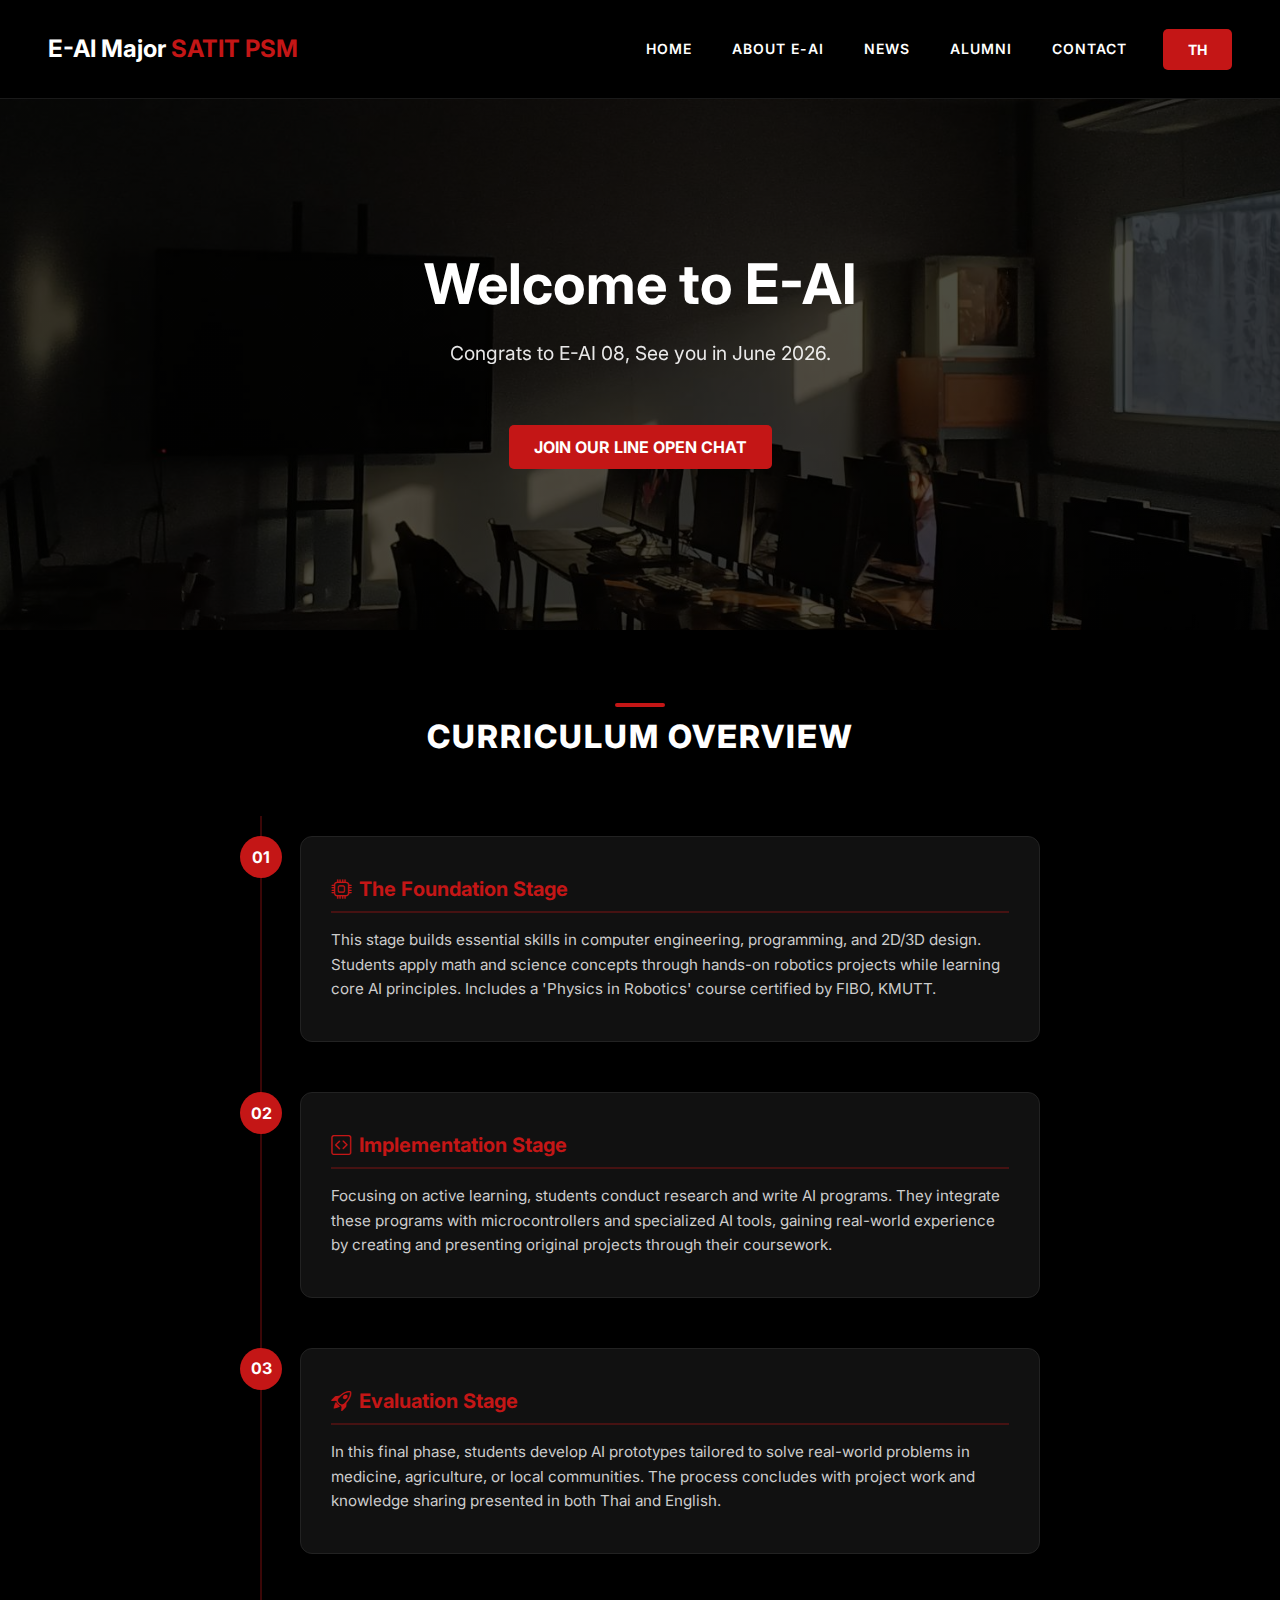
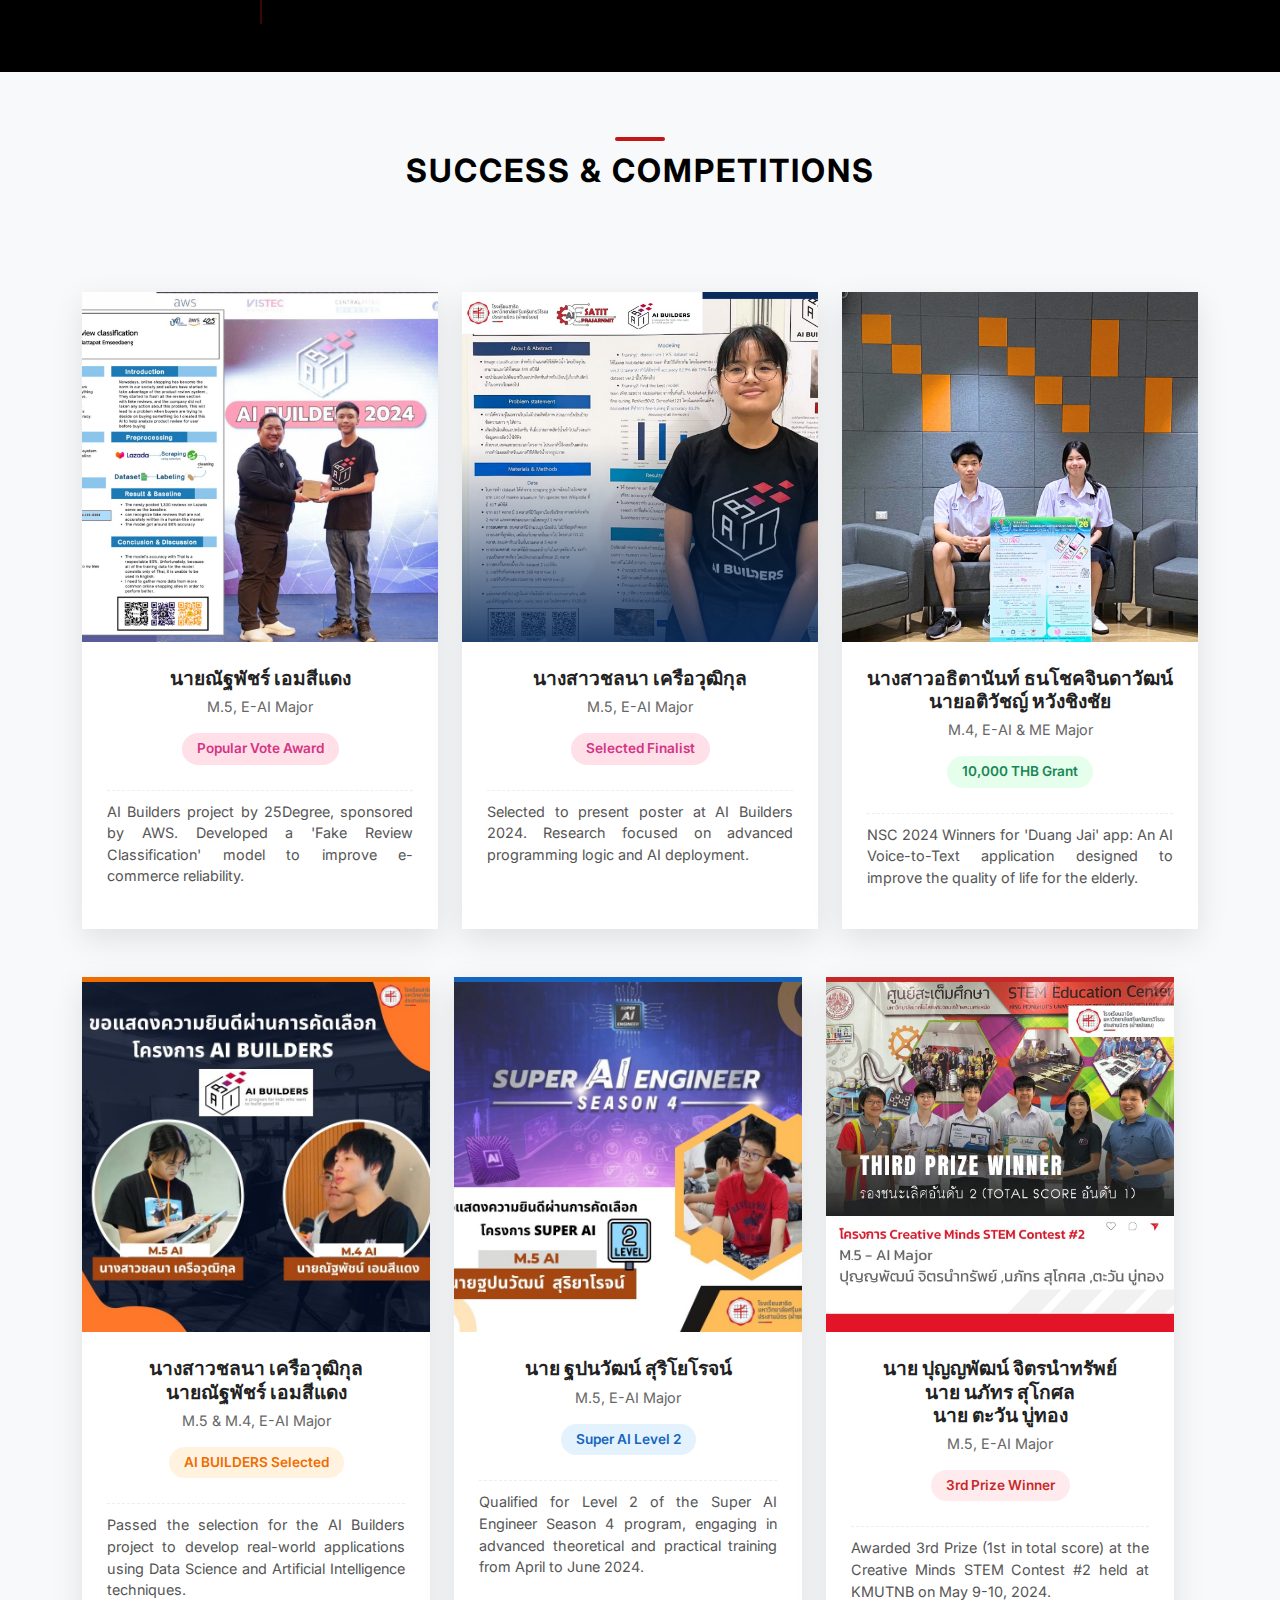
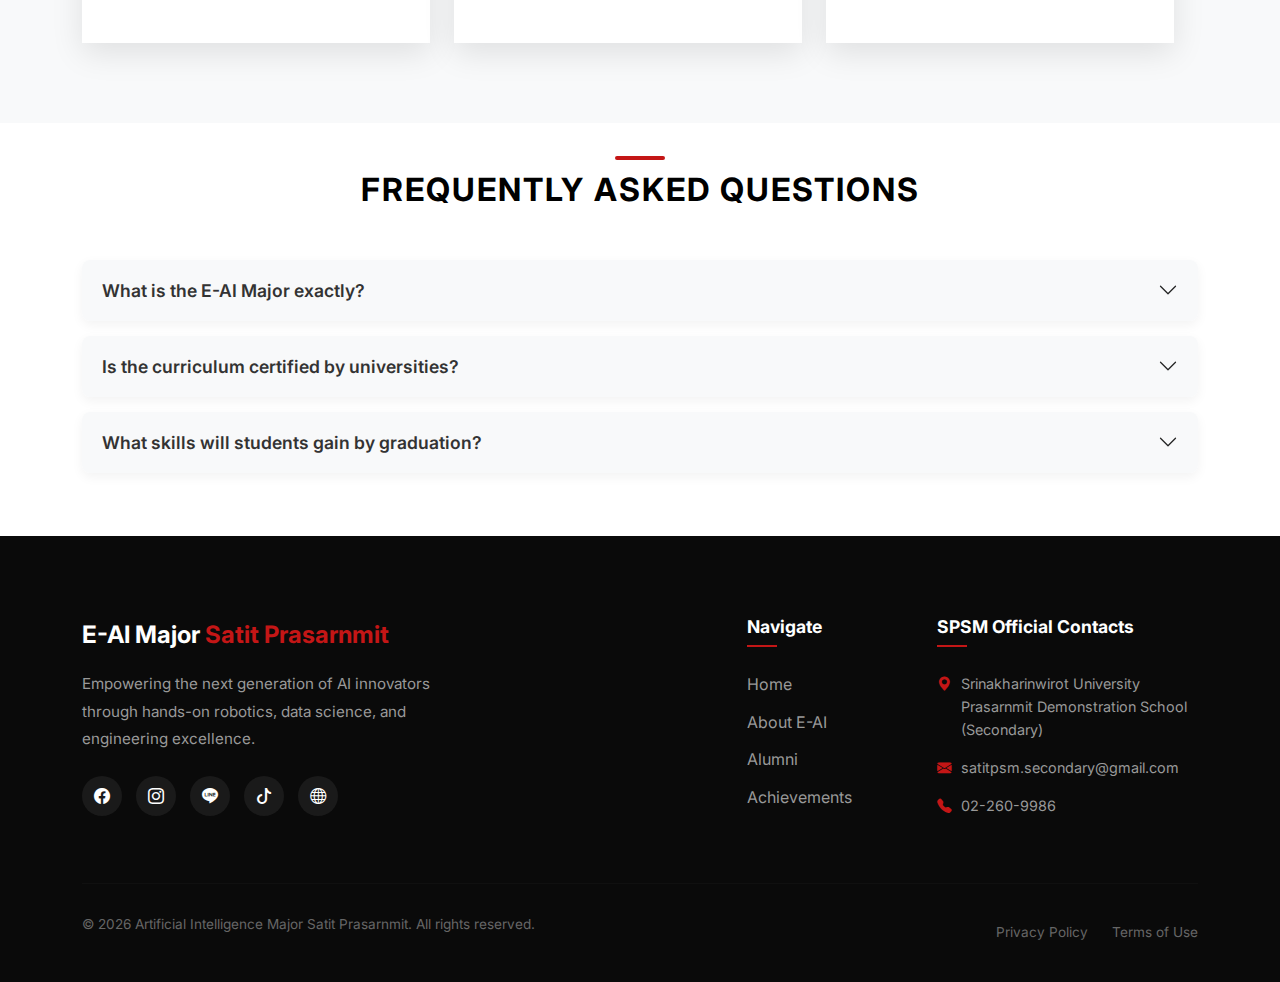
<file: test.html>
<!DOCTYPE html>
<html lang="en">

<head>
    <meta charset="UTF-8">
    <meta name="viewport" content="width=device-width, initial-scale=1.0">
    <title>SATIT PSM EAI | Unofficial Site</title>
    <link href="https://cdn.jsdelivr.net/npm/bootstrap@5.3.3/dist/css/bootstrap.min.css" rel="stylesheet">
    <link rel="stylesheet" href="style.css">
    <link href="https://fonts.googleapis.com/css2?family=Inter:wght@400;600;700&display=swap" rel="stylesheet">
    <link rel="stylesheet" href="https://cdn.jsdelivr.net/npm/bootstrap-icons@1.11.3/font/bootstrap-icons.min.css">
    <script src="https://cdn.jsdelivr.net/npm/bootstrap@5.3.3/dist/js/bootstrap.bundle.min.js"></script>
</head>

<body>
    <nav class="navbar navbar-expand-lg navbar-dark bg-black fixed-top custom-nav">
        <div class="container-fluid px-lg-5">
            <a class="navbar-brand logo" href="#">E-AI Major <span>SATIT PSM</span></a>

            <button class="navbar-toggler" type="button" data-bs-toggle="collapse" data-bs-target="#navbarNav">
                <span class="navbar-toggler-icon"></span>
            </button>

            <div class="collapse navbar-collapse" id="navbarNav">
                <ul class="navbar-nav ms-auto nav-links align-items-center">
                    <li class="nav-item"><a class="nav-link text-white lang" data-en="Home" data-th="หน้าหลัก"
                            href="#">Home</a></li>
                    <li class="nav-item"><a class="nav-link text-white lang" data-en="About E-AI"
                            data-th="เกี่ยวกับ E-AI" href="curriculum.html">About E-AI</a></li>
                    <li class="nav-item"><a class="nav-link text-white lang" data-en="News" data-th="ข่าวสาร"
                            href="news.html">News</a></li>
                    <li class="nav-item"><a class="nav-link text-white lang" data-en="Alumni" data-th="ศิษย์เก่า"
                            href="alumni.html">Alumni</a></li>
                    <li class="nav-item"><a class="nav-link text-white lang" data-en="Contact" data-th="ติดต่อ"
                            href="https://linktr.ee/eaisatitpsm?utm_source=ig&utm_medium=social&utm_content=link_in_bio&fbclid=PAZXh0bgNhZW0CMTEAc3J0YwZhcHBfaWQMMjU2MjgxMDQwNTU4AAGnwaCsmcwnSQnG0TkPJGgGh_SO1jbiPYik8-NaHzqU2ClP7HTSX3JdMEcU9bY_aem_JT9tkW3ldPv0pfjRWFzu8w">Contact</a>
                    </li>
                    <li class="nav-item ms-lg-3">
                        <button id="lang-switch" class="btn btn-outline-light btn-sm">TH / EN</button>
                    </li>
                </ul>
            </div>
        </div>
    </nav>


    <header id="home" class="hero">
        <div class="hero-content">
            <h1 class="lang" data-en="Welcome to E-AI" data-th="ยินดีต้อนรับสู่ E-AI">Welcome to E-AI</h1>
            <p class="lang" data-en="Congrats to E-AI 08, See you in June 2026."
                data-th="ขอแสดงความยินดีกับ E-AI รุ่น 08 แล้วมาเจอกันในเดือนมิถุนายน 2569">Congrats to E-AI 08,
                See you in June 2026.</p>
            <br>
            <a class="btn lang" data-en="Join our Line Open Chat" data-th="เข้าร่วม Line Open Chat ของเอก"
                href="https://line.me/ti/g2/ndaO79KTfMgATFzG51IhHQ?utm_source=invitation&utm_medium=link_copy&utm_campaign=default">
                Join our Line Open Chat
            </a>
        </div>
    </header>

    <section id=" academics" class="academic-journey py-5">
        <div class="container">
            <h2 class="features-title lang" data-en="Curriculum Overview" data-th="ภาพรวมหลักสูตร">Curriculum Overview
            </h2>

            <div class="roadmap">
                <div class="roadmap-item">
                    <div class="roadmap-dot">01</div>
                    <div class="roadmap-content">
                        <div class="card">
                            <h3><i class="bi bi-cpu me-2"></i><span class="lang" data-en="The Foundation Stage"
                                    data-th="ระดับพื้นฐาน">The Foundation Stage</span></h3>
                            <p class="lang"
                                data-en="This stage builds essential skills in computer engineering, programming, and 2D/3D design. Students apply math and science concepts through hands-on robotics projects while learning core AI principles. Includes a 'Physics in Robotics' course certified by FIBO, KMUTT."
                                data-th="ระดับนี้เน้นสร้างทักษะพื้นฐานด้านวิศวกรรมคอมพิวเตอร์ การเขียนโปรแกรม และการออกแบบ 2D/3D นักเรียนจะได้ประยุกต์ใช้คณิตศาสตร์และวิทยาศาสตร์ผ่านโครงงานหุ่นยนต์ พร้อมเรียนรู้หลักการ AI เบื้องต้น รวมถึงวิชา 'Physics in Robotics' ที่ได้รับการรับรองโดย FIBO, KMUTT">
                                This stage builds essential skills in computer engineering, programming, and
                                2D/3D
                                design. Students apply math and science concepts through hands-on robotics
                                projects
                                while learning core AI principles. Includes a <strong>"Physics in
                                    Robotics"</strong>
                                course certified by <strong>FIBO, KMUTT</strong>.</p>
                        </div>
                    </div>
                </div>

                <div class="roadmap-item">
                    <div class="roadmap-dot">02</div>
                    <div class="roadmap-content">
                        <div class="card">
                            <h3><i class="bi bi-code-square me-2"></i><span class="lang" data-en="Implementation Stage"
                                    data-th="ระดับการลงมือทำ">Implementation Stage</span></h3>
                            <p class="lang"
                                data-en="Focusing on active learning, students conduct research and write AI programs. They integrate these programs with microcontrollers and specialized AI tools, gaining real-world experience by creating and presenting original projects through their coursework."
                                data-th="เน้นการเรียนรู้เชิงรุก (Active Learning) นักเรียนจะได้วิจัยและเขียนโปรแกรม AI โดยบูรณาการเข้ากับไมโครคอนโทรลเลอร์และเครื่องมือ AI เฉพาะทาง เพื่อสร้างสรรค์และนำเสนอโครงงานจริงผ่านการเรียนการสอน">
                                Focusing on active learning, students conduct research and write AI programs.
                                They
                                integrate these programs with microcontrollers and specialized AI tools, gaining
                                real-world experience by creating and presenting original projects through their
                                coursework.</p>
                        </div>
                    </div>
                </div>

                <div class="roadmap-item">
                    <div class="roadmap-dot">03</div>
                    <div class="roadmap-content">
                        <div class="card">
                            <h3><i class="bi bi-rocket-takeoff me-2"></i><span class="lang" data-en="Evaluation Stage"
                                    data-th="ระดับการประเมินผล">Evaluation Stage</span></h3>
                            <p class="lang"
                                data-en="In this final phase, students develop AI prototypes tailored to solve real-world problems in medicine, agriculture, or local communities. The process concludes with project work and knowledge sharing presented in both Thai and English."
                                data-th="ในระยะสุดท้าย นักเรียนจะพัฒนาต้นแบบ AI เพื่อแก้ปัญหาจริงในด้านการแพทย์ การเกษตร หรือชุมชน โดยสรุปผลด้วยการทำโครงงานและการแลกเปลี่ยนเรียนรู้ทั้งในรูปแบบภาษาไทยและภาษาอังกฤษ">
                                In this final phase, students develop AI prototypes tailored to solve real-world
                                problems
                                in medicine, agriculture, or local communities. The process concludes with
                                project work
                                and knowledge sharing presented in both Thai and English.</p>
                        </div>
                    </div>
                </div>
            </div>
        </div>
    </section>

    <section id="hall-of-fame" class="hall-of-fame">
        <div class="container">
            <h2 class="section-title lang" data-en="Success & Competitions" data-th="ความสำเร็จและการแข่งขัน">Success &
                Competitions</h2>
            <br><br>
            <div class="row g-4">
                <div class="col-md-4">
                    <div class="award-card">
                        <div class="award-img-container">
                            <img src="pic/year.jpg" alt="Student Project" class="award-img">

                        </div>
                        <div class="award-content">
                            <h4 class="student-name">นายณัฐพัชร์ เอมสีแดง</h4>
                            <p class="student-grade">M.5, E-AI Major</p>
                            <div class="award-tag pink-tag lang" data-en="Popular Vote Award"
                                data-th="รางวัล Popular Vote">
                                <i class="bi bi-trophy-fill"></i> Popular Vote Award
                            </div>
                            <p class="award-desc lang"
                                data-en="AI Builders project by 25Degree, sponsored by AWS. Developed a 'Fake Review Classification' model to improve e-commerce reliability."
                                data-th="โครงการ AI Builders โดย 25Degree สนับสนุนโดย AWS พัฒนาโมเดล 'แยกแยะรีวิวปลอม' เพื่อเพิ่มความน่าเชื่อถือให้ธุรกิจอีคอมเมิร์ซ">
                                AI Builders project by 25Degree, sponsored by AWS. Developed a "Fake Review
                                Classification" model to improve e-commerce reliability.
                            </p>
                        </div>
                    </div>
                </div>

                <div class="col-md-4">
                    <div class="award-card">
                        <div class="award-img-container">
                            <img src="pic/wawa.jpg" alt="Student Project" class="award-img">
                        </div>
                        <div class="award-content">
                            <h4 class="student-name">นางสาวชลนา เครือวุฒิกุล</h4>
                            <p class="student-grade">M.5, E-AI Major</p>
                            <div class="award-tag pink-tag lang" data-en="Selected Finalist"
                                data-th="ผู้เข้ารอบสุดท้าย">
                                <i class="bi bi-check-circle-fill"></i> Selected Finalist
                            </div>
                            <p class="award-desc lang"
                                data-en="Selected to present poster at AI Builders 2024. Research focused on advanced programming logic and AI deployment."
                                data-th="ได้รับคัดเลือกให้นำเสนอผลงานในรูปแบบโปสเตอร์ที่งาน AI Builders 2024 โดยเน้นวิจัยด้านตรรกะการเขียนโปรแกรมขั้นสูงและการใช้งาน AI">
                                Selected to present poster at AI Builders 2024. Research focused on advanced
                                programming
                                logic and AI deployment.
                            </p>
                        </div>
                    </div>
                </div>

                <div class="col-md-4">
                    <div class="award-card">
                        <div class="award-img-container">
                            <img src="pic/leeling.jpg" alt="Student Project" class="award-img">
                        </div>
                        <div class="award-content">
                            <h4 class="student-name">นางสาวอธิตานันท์ ธนโชคจินดาวัฒน์<br>นายอติวัชญ์
                                หวังชิงชัย </h4>
                            <p class="student-grade">M.4, E-AI & ME Major</p>
                            <div class="award-tag green-tag lang" data-en="10,000 THB Grant"
                                data-th="ทุนสนับสนุน 10,000 บาท">
                                <i class="bi bi-coin"></i> 10,000 THB Grant
                            </div>
                            <p class="award-desc lang"
                                data-en="NSC 2024 Winners for 'Duang Jai' app: An AI Voice-to-Text application designed to improve the quality of life for the elderly."
                                data-th="ผู้ชนะรางวัล NSC 2024 จากแอปพลิเคชัน 'ดวงใจ': แอป AI แปลงเสียงเป็นข้อความที่ออกแบบมาเพื่อพัฒนาคุณภาพชีวิตของผู้สูงอายุ">
                                NSC 2024 Winners for "Duang Jai" app: An AI Voice-to-Text application
                                designed to
                                improve the quality of life for the elderly.
                            </p>
                        </div>
                    </div>
                </div>
                <div class="row g-4 mt-4">
                    <div class="col-md-4">
                        <div class="award-card achievement-card dark-theme">
                            <div class="award-img-container">
                                <img src="pic/builder.jpg" alt="AI Builders" class="award-img">
                            </div>
                            <div class="award-content">
                                <h4 class="student-name">นางสาวชลนา เครือวุฒิกุล<br>นายณัฐพัชร์ เอมสีแดง
                                </h4>
                                <p class="student-grade">M.5 & M.4, E-AI Major</p>
                                <div class="award-tag orange-tag lang" data-en="AI BUILDERS Selected"
                                    data-th="ได้รับคัดเลือกเข้า AI BUILDERS">
                                    <i class="bi bi-rocket-takeoff-fill"></i> AI BUILDERS Selected
                                </div>
                                <p class="award-desc lang"
                                    data-en="Passed the selection for the AI Builders project to develop real-world applications using Data Science and Artificial Intelligence techniques."
                                    data-th="ผ่านการคัดเลือกเข้าร่วมโครงการ AI Builders เพื่อพัฒนาแอปพลิเคชันที่ใช้งานได้จริงโดยใช้เทคนิควิทยาการข้อมูลและปัญญาประดิษฐ์">
                                    Passed the selection for the AI Builders project to develop real-world
                                    applications
                                    using Data Science and Artificial Intelligence techniques.
                                </p>
                            </div>
                        </div>
                    </div>

                    <div class="col-md-4">
                        <div class="award-card achievement-card blue-theme">
                            <div class="award-img-container">
                                <img src="pic/aieng.jpg" alt="Super AI Engineer" class="award-img">
                            </div>
                            <div class="award-content">
                                <h4 class="student-name">นาย ฐปนวัฒน์ สุริโยโรจน์</h4>
                                <p class="student-grade">M.5, E-AI Major</p>
                                <div class="award-tag blue-tag lang" data-en="Super AI Level 2"
                                    data-th="Super AI ระดับ 2">
                                    <i class="bi bi-cpu-fill"></i> Super AI Level 2
                                </div>
                                <p class="award-desc lang"
                                    data-en="Qualified for Level 2 of the Super AI Engineer Season 4 program, engaging in advanced theoretical and practical training from April to June 2024."
                                    data-th="ผ่านการคัดเลือกเข้าสู่ระดับที่ 2 ของโครงการ Super AI Engineer ซีซัน 4 โดยเข้าร่วมการฝึกอบรมทั้งภาคทฤษฎีและปฏิบัติขั้นสูงในช่วงเดือนเมษายนถึงมิถุนายน 2567">
                                    Qualified for Level 2 of the Super AI Engineer Season 4 program,
                                    engaging in
                                    advanced theoretical and practical training from April to June 2024.
                                </p>
                            </div>
                        </div>
                    </div>

                    <div class="col-md-4">
                        <div class="award-card achievement-card red-theme">
                            <div class="award-img-container">
                                <img src="pic/stem.jpg" alt="STEM Contest" class="award-img">
                            </div>
                            <div class="award-content">
                                <h4 class="student-name">นาย ปุญญพัฒน์ จิตรนำทรัพย์<br>นาย นภัทร
                                    สุโกศล<br>นาย ตะวัน
                                    บู่ทอง</h4>
                                <p class="student-grade">M.5, E-AI Major</p>
                                <div class="award-tag red-tag lang" data-en="3rd Prize Winner"
                                    data-th="รางวัลรองชนะเลิศอันดับ 2">
                                    <i class="bi bi-trophy-fill"></i> 3rd Prize Winner
                                </div>
                                <p class="award-desc lang"
                                    data-en="Awarded 3rd Prize (1st in total score) at the Creative Minds STEM Contest #2 held at KMUTNB on May 9-10, 2024."
                                    data-th="ได้รับรางวัลรองชนะเลิศอันดับ 2 (ลำดับที่ 1 ของคะแนนรวม) ในการแข่งขัน Creative Minds STEM Contest ครั้งที่ 2 ณ มจพ. เมื่อวันที่ 9-10 พฤษภาคม 2567">
                                    Awarded 3rd Prize (1st in total score) at the Creative Minds STEM
                                    Contest #2 held at
                                    KMUTNB on May 9-10, 2024.
                                </p>
                            </div>
                        </div>
                    </div>
                </div>
            </div>
    </section>



    <section id="faq" class="faq-section py-5">
        <div class="container">
            <h2 class="section-title lang" data-en="Frequently Asked Questions" data-th="คำถามที่พบบ่อย">Frequently
                Asked Questions</h2>
            <div class="accordion accordion-flush custom-accordion" id="faqAccordion">

                <div class="accordion-item">
                    <h2 class="accordion-header">
                        <button class="accordion-button collapsed lang" type="button" data-bs-toggle="collapse"
                            data-bs-target="#faq1" data-en="What is the E-AI Major exactly?"
                            data-th="วิชาเอก E-AI คืออะไร?">
                            <i class="bi bi-question-circle me-3"></i> What is the E-AI Major exactly?
                        </button>
                    </h2>
                    <div id="faq1" class="accordion-collapse collapse" data-bs-parent="#faqAccordion">
                        <div class="accordion-body lang"
                            data-en="The E-AI (Engineering & Artificial Intelligence) major is a specialized program at Satit Prasarnmit focused on Robotics, Programming, and AI Development. It combines core Physics and Math with hands-on engineering projects."
                            data-th="วิชาเอก E-AI (Engineering & Artificial Intelligence) เป็นหลักสูตรเฉพาะทางของโรงเรียนสาธิตประสานมิตร ที่เน้นด้านหุ่นยนต์ การเขียนโปรแกรม และการพัฒนา AI โดยบูรณาการวิชาฟิสิกส์และคณิตศาสตร์หลักเข้ากับโครงงานวิศวกรรม">
                            The E-AI (Engineering & Artificial Intelligence) major is a specialized program
                            at Satit
                            Prasarnmit focused on Robotics, Programming, and AI Development. It combines
                            core Physics
                            and Math with hands-on engineering projects.
                        </div>
                    </div>
                </div>

                <div class="accordion-item">
                    <h2 class="accordion-header">
                        <button class="accordion-button collapsed lang" type="button" data-bs-toggle="collapse"
                            data-bs-target="#faq2" data-en="Is the curriculum certified by universities?"
                            data-th="หลักสูตรนี้ได้รับการรับรองจากมหาวิทยาลัยหรือไม่?">
                            <i class="bi bi-award me-3"></i> Is the curriculum certified by universities?
                        </button>
                    </h2>
                    <div id="faq2" class="accordion-collapse collapse" data-bs-parent="#faqAccordion">
                        <div class="accordion-body lang"
                            data-en="Yes! Our curriculum is developed in collaboration with leading institutions. For example, our 'Physics in Robotics' course is certified by FIBO, KMUTT."
                            data-th="ใช่! หลักสูตรของเราได้รับการพัฒนาร่วมกับสถาบันชั้นนำ ตัวอย่างเช่น รายวิชา 'Physics in Robotics' ได้รับการรับรองจาก FIBO, KMUTT">
                            Yes! Our curriculum is developed in collaboration with leading institutions. For
                            example,
                            our "Physics in Robotics" course is certified by FIBO, KMUTT.
                        </div>
                    </div>
                </div>

                <div class="accordion-item">
                    <h2 class="accordion-header">
                        <button class="accordion-button collapsed lang" type="button" data-bs-toggle="collapse"
                            data-bs-target="#faq3" data-en="What skills will students gain by graduation?"
                            data-th="นักเรียนจะได้รับทักษะอะไรบ้างเมื่อจบการศึกษา?">
                            <i class="bi bi-laptop me-3"></i> What skills will students gain by graduation?
                        </button>
                    </h2>
                    <div id="faq3" class="accordion-collapse collapse" data-bs-parent="#faqAccordion">
                        <div class="accordion-body lang"
                            data-en="Students will be proficient in Python/C++ programming, 3D Design (CAD), Microcontroller integration, and Data Science. They will also have a portfolio of real-world AI prototypes."
                            data-th="นักเรียนจะมีความเชี่ยวชาญในการเขียนโปรแกรม Python/C++, การออกแบบ 3D (CAD), การประยุกต์ใช้ไมโครคอนโทรลเลอร์ และวิทยาการข้อมูล รวมถึงมีพอร์ตโฟลิโอผลงานต้นแบบ AI ที่ใช้งานได้จริง">
                            Students will be proficient in Python/C++ programming, 3D Design (CAD),
                            Microcontroller
                            integration, and Data Science. They will also have a portfolio of real-world AI
                            prototypes.
                        </div>
                    </div>
                </div>

            </div>
        </div>
    </section>

    <footer class="main-footer">
        <div class="container">
            <div class="row gy-4">
                <div class="col-lg-4">
                    <a class="footer-logo" href="#">E-AI Major <span>Satit Prasarnmit</span></a>
                    <p class="mt-3 footer-text lang"
                        data-en="Empowering the next generation of AI innovators through hands-on robotics, data science, and engineering excellence."
                        data-th="ส่งเสริมคนรุ่นใหม่สู่การเป็นนวัตกรด้าน AI ผ่านการเรียนรู้หุ่นยนต์ วิทยาการข้อมูล และความเป็นเลิศด้านวิศวกรรม">
                        Empowering the next generation of AI innovators through hands-on robotics,
                        data science, and engineering excellence.
                    </p>
                    <div class="social-links mt-4">
                        <a href="https://www.facebook.com/eaispsm?_rdc=1&_rdr"><i class="bi bi-facebook"></i></a>
                        <a href="https://www.instagram.com/e.ai_official/"><i class="bi bi-instagram"></i></a>
                        <a
                            href="https://line.me/ti/g2/ndaO79KTfMgATFzG51IhHQ?utm_source=invitation&utm_medium=link_copy&utm_campaign=default"><i
                                class="bi bi-line"></i></a>
                        <a href="https://www.tiktok.com/@e.ai_official?_t=zs-8t3rzkjxgyw&_r=1"><i
                                class="bi bi-tiktok"></i> </a>
                        <a
                            href="https://sites.google.com/view/eai-official/%E0%B9%80%E0%B8%81%E0%B8%A2%E0%B8%A7%E0%B8%81%E0%B8%9A%E0%B8%A7%E0%B8%8A%E0%B8%B2%E0%B9%80%E0%B8%AD%E0%B8%81"><i
                                class="bi bi-globe"></i></a>
                    </div>
                </div>

                <div class="col-lg-2 col-md-4 ms-lg-auto">
                    <h5 class="footer-heading lang" data-en="Navigate" data-th="เมนู">Navigate</h5>
                    <ul class="footer-links">
                        <li><a href="index.html" class="lang" data-en="Home" data-th="หน้าหลัก">Home</a></li>
                        <li><a href="curriculum.html" class="lang" data-en="About E-AI" data-th="เกี่ยวกับเรา">About
                                E-AI</a></li>
                        <li><a href="alumni.html" class="lang" data-en="Alumni" data-th="ศิษย์เก่า">Alumni</a></li>
                        <li><a href="#hall-of-fame" class="lang" data-en="Achievements" data-th="ผลงาน">Achievements</a>
                        </li>
                    </ul>
                </div>

                <div class="col-lg-3 col-md-4">
                    <h5 class="footer-heading lang" data-en="SPSM Official Contacts" data-th="การติดต่ออย่างเป็นทางการ">
                        SPSM Official Contacts</h5>
                    <ul class="footer-contact">
                        <li><i class="bi bi-geo-alt-fill"></i> <span class="lang"
                                data-en="Srinakharinwirot University Prasarnmit Demonstration School (Secondary)"
                                data-th="โรงเรียนสาธิตมหาวิทยาลัยศรีนครินทรวิโรฒ ประสานมิตร (ฝ่ายมัธยม)">Srinakharinwirot
                                University Prasarnmit Demonstration School (Secondary)</span></li>
                        <li><i class="bi bi-envelope-fill"></i> satitpsm.secondary@gmail.com</li>
                        <li><i class="bi bi-telephone-fill"></i> 02-260-9986</li>
                    </ul>
                </div>
            </div>

            <hr class="footer-divider">

            <div class="footer-bottom">
                <p class="lang"
                    data-en="&copy; 2026 Artificial Intelligence Major Satit Prasarnmit. All rights reserved."
                    data-th="&copy; 2026 วิชาเอกปัญญาประดิษฐ์ สาธิตประสานมิตร. สงวนลิขสิทธิ์ทั้งหมด.">&copy; 2026
                    Artificial Intelligence Major Satit Prasarnmit. All rights reserved.</p>
                <div class="footer-legal">
                    <a href="#" class="lang" data-en="Privacy Policy" data-th="นโยบายความเป็นส่วนตัว">Privacy Policy</a>
                    <a href="#" class="lang" data-en="Terms of Use" data-th="ข้อกำหนดการใช้งาน">Terms of Use</a>
                </div>
            </div>
        </div>
    </footer>

    <script src="index.js"></script>
</body>

</html>
</file>
<file: stylec.css>
/* --- Imports & Base --- */
@import url('https://bit.ly/3CZa0Sz');
@import url('https://cdn.jsdelivr.net/npm/bootstrap-icons@1.11.3/font/bootstrap-icons.min.css');

* {
    margin: 0;
    padding: 0;
    box-sizing: border-box;
    font-family: 'line_seed_sans_th', 'Inter', Arial, sans-serif;
}

body {
    line-height: 1.6;
    color: white;
    background-color: black;
    /* Space for fixed navbar */
    padding-top: 90px;
}

/* --- Navbar Core --- */
.navbar {
    padding: 25px 0;
    /* Initial large padding */
    background: rgba(0, 0, 0, 0.9);
    backdrop-filter: blur(10px);
    /* Modern frosted glass effect */
    transition: all 0.4s ease-in-out;
    border-bottom: 1px solid rgba(255, 255, 255, 0.1);
}

/* Navbar Shrink State (Triggered by JS) */
.navbar.shrink {
    padding: 10px 0;
    background: #000000;
    box-shadow: 0 5px 20px rgba(196, 22, 22, 0.2);
}

.logo {
    font-size: 1.5rem;
    font-weight: 700;
    color: white !important;
    text-decoration: none;
}

.logo span {
    color: #C41616;
}

/* --- Navigation Links --- */
.nav-link {
    color: white !important;
    font-weight: 600;
    text-transform: uppercase;
    font-size: 14px;
    letter-spacing: 1px;
    padding: 10px 20px !important;
    transition: color 0.3s ease;
}

.nav-link:hover,
.nav-link.active {
    color: #C41616 !important;
}

/* --- CTA Button --- */
.cta-btn,
.btn {
    padding: 10px 25px;
    background: #C41616;
    color: white;
    border: none;
    border-radius: 5px;
    font-weight: bold;
    transition: all 0.3s ease;
    text-transform: uppercase;
}

.cta-btn:hover,
.btn:hover {
    background: #a01212;
    transform: translateY(-2px);
    box-shadow: 0 5px 15px rgba(196, 22, 22, 0.4);
}

/* --- Hero Section --- */
.hero {
    height: 60vh;
    background: linear-gradient(rgba(0, 0, 0, 0.7), rgba(0, 0, 0, 0.7)),
        url("pic/op.jpg");
    /* Simplified path */
    background-size: cover;
    background-position: 20% 70%;
    display: flex;
    align-items: center;
    justify-content: center;
    text-align: center;
}

.hero h1 {
    font-size: clamp(2rem, 8vw, 3.5rem);
    /* Responsive font sizing */
    margin-bottom: 20px;
    font-weight: 700;
}

.hero p {
    font-size: 1.2rem;
    max-width: 600px;
    margin: 0 auto 30px auto;
    opacity: 0.9;
}

/* --- Hero2 Section --- */

.hero2 {

    /* background: linear-gradient(rgba(0, 0, 0, 0.7), rgba(0, 0, 0, 0.7)),
        url("pic/96770.jpg"); */
    background-color: #0c1526;
    /* Simplified path */
    background-size: cover;
    background-position: center;
    display: flex;
    /* align-items: center; */
    justify-content: center;
    padding-top: 150px;
    text-align: center;
}

.hero2 h1 {
    font-size: clamp(2rem, 8vw, 3.5rem);
    /* Responsive font sizing */
    margin-bottom: 0px;
    font-weight: 700;
}

.hero2 p {
    font-size: 1.2rem;
    max-width: 600px;
    margin: 0 auto 30px auto;
    opacity: 0.9;
}


/* --- New Curriculum UI Styles --- */
.curriculum-card {
    background: linear-gradient(145deg, #161616, #000000);
    border: 1px solid rgba(255, 255, 255, 0.05);
    border-radius: 20px;
    padding: 30px;
    height: 100%;
    transition: all 0.4s cubic-bezier(0.175, 0.885, 0.32, 1.275);
    position: relative;
    overflow: hidden;
}

.curriculum-card:hover {
    transform: translateY(-10px);
    border-color: #C41616;
    box-shadow: 0 10px 30px rgba(196, 22, 22, 0.15);
}

.highlight-card {
    border: 1px solid rgba(196, 22, 22, 0.3);
}

.card-icon {
    font-size: 2.5rem;
    color: #C41616;
    margin-bottom: 20px;
}

.curriculum-card h3 {
    font-size: 1.5rem;
    font-weight: 700;
    margin-bottom: 25px;
    border-bottom: none;
    /* Removing the old underline */
}

.grade-track {
    display: flex;
    flex-direction: column;
    gap: 20px;
}

.grade-item {
    position: relative;
    padding-left: 20px;
    border-left: 2px solid rgba(196, 22, 22, 0.2);
}

.grade-badge {
    display: inline-block;
    background: #C41616;
    color: white;
    font-size: 0.7rem;
    font-weight: 800;
    padding: 2px 8px;
    border-radius: 4px;
    margin-bottom: 8px;
    text-transform: uppercase;
    letter-spacing: 1px;
}

.grade-item p {
    font-size: 0.9rem;
    color: #aaa;
    margin: 0;
    line-height: 1.5;
}

.grade-item:hover {
    border-left-color: #C41616;
}

.grade-item:hover p {
    color: #fff;
}

/* Base style for all section headings */
.section-title,
.features-title {
    text-align: center;
    font-weight: 800;
    text-transform: uppercase;
    letter-spacing: 2px;
    margin-bottom: 60px;
    position: relative;
    display: block;
    width: 100%;
}

/* Red accent bar above titles */
.section-title::before,
.features-title::before {
    content: '';
    position: absolute;
    top: -15px;
    left: 50%;
    transform: translateX(-50%);
    width: 50px;
    height: 4px;
    background: #C41616;
    border-radius: 2px;
}

/* Decorative background text or subtle underline */
.section-title::after {
    /* You can change this text */
    position: absolute;
    font-size: 3rem;
    top: 50%;
    left: 50%;
    transform: translate(-50%, -50%);
    opacity: 0.05;
    z-index: -1;
    white-space: nowrap;
    color: #ffff;
}

/* Dark mode version for the Academics (Features) section */
.features-title {
    color: white;
    margin-top: 40px;
}

.features-title::after {
    color: white;
    opacity: 0.1;
}

/* Card Titles Decoration */
.card h3 {
    position: relative;
    padding-bottom: 10px;
    border-bottom: 2px solid rgba(196, 22, 22, 0.3);
    display: inline-block;
}

/* --- Features Section --- */
.features {
    display: grid;
    grid-template-columns: repeat(auto-fit, minmax(300px, 1fr));
    gap: 30px;
    padding: 80px 10%;
    align-items: center;
    justify-content: center;

}

.card {
    background: #1a1a1a;
    border: none;
    padding: 40px 30px;
    border-radius: 12px;
    text-align: justify;
    transition: all 0.3s ease;
}

.card:hover {
    transform: translateY(-20px);
    border-color: #C41616;
    background: #252525;
}

.card h3 {
    font-weight: bold;
    color: #C41616;
    margin-bottom: 15px;
}

.card p {

    color: #ccc;
}

/* --- Graduation Criteria UI --- */
.criteria-wrapper {
    background: #111;
    border: 1px solid rgba(196, 22, 22, 0.2);
    border-radius: 24px;
    position: relative;
}

.criteria-grid {
    display: grid;
    grid-template-columns: 1fr;
    gap: 25px;
}

@media (min-width: 768px) {
    .criteria-grid {
        grid-template-columns: 1fr 1fr;
        /* Two columns on tablet/desktop */
    }
}

/* News Section Styles */
.news-title {
    font-weight: 700;
    color: #fff;
    font-size: 2.5rem;
}

.view-all-link {
    color: #fff;
    text-decoration: none;
    font-size: 0.9rem;
    font-weight: 600;
    transition: opacity 0.2s;
}

.view-all-link:hover {
    opacity: 0.7;
}

.news-card {
    background: #121212;
    /* Darker than the section background */
    border-radius: 12px;
    height: 100%;
    transition: transform 0.2s ease;
    border: 1px solid #222;
}

.news-card:hover {
    transform: translateY(-5px);
    border-color: #dc3545;
    /* Red accent matching your site */
}

.news-card-body {
    padding: 1.5rem;
    display: flex;
    flex-direction: column;
    height: 100%;
}

.news-heading {
    color: #fff;
    font-size: 1.25rem;
    font-weight: 600;
    margin-bottom: 0.75rem;
    line-height: 1.4;
}

.news-date {
    color: #666;
    font-size: 0.85rem;
    margin-bottom: 1rem;
}

.news-excerpt {
    color: #aaa;
    font-size: 0.95rem;
    flex-grow: 1;
    margin-bottom: 1.5rem;
}

.news-tags {
    display: flex;
    gap: 8px;
}

.news-tag {
    background: #252525;
    color: #999;
    padding: 4px 10px;
    border-radius: 4px;
    font-size: 0.75rem;
    font-weight: 600;
}

.criteria-item {
    display: flex;
    gap: 15px;
    padding: 20px;
    background: rgba(255, 255, 255, 0.03);
    border-radius: 15px;
    transition: all 0.3s ease;
    align-items: flex-start;
}

.criteria-item:hover {
    background: rgba(196, 22, 22, 0.05);
    transform: scale(1.02);
}

.criteria-item i {
    font-size: 1.25rem;
    margin-top: 2px;
}

.criteria-item p {
    font-size: 0.95rem;
    margin: 0;
    color: #ccc;
    line-height: 1.6;
}

/* --- Footer --- */

/* --- Professional Footer Styles --- */
.main-footer {
    background-color: #0a0a0a;
    padding: 80px 0 30px;
    /* border-top: 2px solid #C41616; */
    color: #ffffff;
}

.footer-logo {
    font-size: 1.5rem;
    font-weight: 700;
    color: white;
    text-decoration: none;
}

.footer-logo span {
    color: #C41616;
}

.footer-text {
    color: #999;
    font-size: 0.95rem;
    line-height: 1.8;
}

.footer-heading {
    font-size: 1.1rem;
    font-weight: 700;
    margin-bottom: 25px;
    position: relative;
    padding-bottom: 10px;
}

.footer-heading::after {
    content: '';
    position: absolute;
    left: 0;
    bottom: 0;
    width: 30px;
    height: 2px;
    background-color: #C41616;
}

.footer-links,
.footer-contact {
    list-style: none;
    padding: 0;
}

.footer-links li {
    margin-bottom: 12px;
}

.footer-links a {
    color: #999;
    text-decoration: none;
    transition: all 0.3s ease;
}

.footer-links a:hover {
    color: #C41616;
    padding-left: 5px;
}

.footer-contact li {
    color: #999;
    margin-bottom: 15px;
    display: flex;
    gap: 10px;
    font-size: 0.9rem;
}

.footer-contact i {
    color: #C41616;
}

.social-links a {
    display: inline-flex;
    align-items: center;
    justify-content: center;
    width: 40px;
    height: 40px;
    background: #1a1a1a;
    color: white;
    border-radius: 50%;
    margin-right: 10px;
    transition: 0.3s;
}

.social-links a:hover {
    background: #C41616;
    transform: translateY(-3px);
}

.footer-divider {
    margin: 50px 0 30px;
    border-color: rgba(255, 255, 255, 0.1);
}

.footer-bottom {
    display: flex;
    justify-content: space-between;
    align-items: center;
    flex-wrap: wrap;
    gap: 20px;
    color: #666;
    font-size: 0.85rem;
}

.footer-legal a {
    color: #666;
    text-decoration: none;
    margin-left: 20px;
}

.footer-legal a:hover {
    color: white;
}



/* --- Mobile Responsive (Bootstrap Overrides) --- */
@media (max-width: 768px) {
    body {
        padding-top: 70px;
    }

    .navbar-collapse {
        background: #000;
        margin-top: 15px;
        padding: 20px;
        border-radius: 10px;
        border: 1px solid #333;
    }

    .nav-link {
        padding: 15px 0 !important;
        border-bottom: 1px solid #222;
    }

    .cta-btn {
        width: 100%;
        margin-top: 15px;
    }

    .btn {
        width: 50%;
        margin-top: 15px;
    }

    .footer-bottom {
        flex-direction: column;
        text-align: center;
    }

    .footer-legal a {
        margin: 0 10px;
    }

}
</file>
<file: style.css>
/* --- Imports & Base --- */
@import url('https://bit.ly/3CZa0Sz');
@import url('https://cdn.jsdelivr.net/npm/bootstrap-icons@1.11.3/font/bootstrap-icons.min.css');

* {
    margin: 0;
    padding: 0;
    box-sizing: border-box;
    font-family: 'line_seed_sans_th', 'Inter', Arial, sans-serif;
}

body {
    line-height: 1.6;
    color: white;
    background-color: black;
    /* Space for fixed navbar */
    padding-top: 90px;
}

/* --- Navbar Core --- */
.navbar {
    padding: 25px 0;
    /* Initial large padding */
    background: rgba(0, 0, 0, 0.9);
    backdrop-filter: blur(10px);
    /* Modern frosted glass effect */
    transition: all 0.4s ease-in-out;
    border-bottom: 1px solid rgba(255, 255, 255, 0.1);
}

/* Navbar Shrink State (Triggered by JS) */
.navbar.shrink {
    padding: 10px 0;
    background: #000000;
    box-shadow: 0 5px 20px rgba(196, 22, 22, 0.2);
}

.logo {
    font-size: 1.5rem;
    font-weight: 700;
    color: white !important;
    text-decoration: none;
}

.logo span {
    color: #C41616;
}

/* --- Navigation Links --- */
.nav-link {
    color: white !important;
    font-weight: 600;
    text-transform: uppercase;
    font-size: 14px;
    letter-spacing: 1px;
    padding: 10px 20px !important;
    transition: color 0.3s ease;
}

.nav-link:hover,
.nav-link.active {
    color: #C41616 !important;
}

/* The typing cursor effect */


/* --- CTA Button --- */
.cta-btn,
.btn {
    padding: 10px 25px;
    background: #C41616;
    color: white;
    border: none;
    border-radius: 5px;
    font-weight: bold;
    transition: all 0.3s ease;
    text-transform: uppercase;
}

.cta-btn:hover,
.btn:hover {
    background: #a01212;
    transform: translateY(-2px);
    box-shadow: 0 5px 15px rgba(196, 22, 22, 0.4);
}

/* --- Hero Section --- */
.hero {
    height: 60vh;
    background: linear-gradient(rgba(0, 0, 0, 0.7), rgba(0, 0, 0, 0.7)),
        url("pic/bg.jpg");
    /* Simplified path */
    background-size: cover;
    background-position: 20% 70%;
    display: flex;
    align-items: center;
    justify-content: center;
    text-align: center;
}

.hero h1 {
    font-size: clamp(2rem, 8vw, 3.5rem);
    /* Responsive font sizing */
    margin-bottom: 20px;
    font-weight: 700;
}

.hero p {
    font-size: 1.2rem;
    max-width: 600px;
    margin: 0 auto 30px auto;
    opacity: 0.9;
}

/* --- Hero2 Section --- */

.hero2 {

    /* background: linear-gradient(rgba(0, 0, 0, 0.7), rgba(0, 0, 0, 0.7)),
        url("pic/96770.jpg"); */
    background-color: #0c1526;
    /* Simplified path */
    background-size: cover;
    background-position: center;
    display: flex;
    /* align-items: center; */
    justify-content: center;
    padding-top: 150px;
    text-align: center;
}

.hero2 h1 {
    font-size: clamp(2rem, 8vw, 3.5rem);
    /* Responsive font sizing */
    margin-bottom: 0px;
    font-weight: 700;
}

.hero2 p {
    font-size: 1.2rem;
    max-width: 600px;
    margin: 0 auto 30px auto;
    opacity: 0.9;
}

/* --- Enhanced Section Titles --- */
/* --- Academic Journey Roadmap --- */
.academic-journey {
    background: #000;
    /* Dark background to match your theme */
    position: relative;
}

.roadmap {
    position: relative;
    max-width: 800px;
    margin: 0 auto;
    padding: 20px 0;
}

/* The vertical line connecting the dots */
.roadmap::before {
    content: '';
    position: absolute;
    width: 2px;
    background: rgba(196, 22, 22, 0.3);
    top: 0;
    bottom: 0;
    left: 20px;
}

.roadmap-item {
    position: relative;
    margin-bottom: 50px;
    padding-left: 60px;
}

/* The glowing numbered dots */
.roadmap-dot {
    position: absolute;
    left: 0;
    width: 42px;
    height: 42px;
    background: #C41616;
    /* border: 4px solid #000; */
    border-radius: 50%;
    display: flex;
    align-items: center;
    justify-content: center;
    font-weight: bold;
    color: white;
    z-index: 2;
    /* box-shadow: 0 0 15px rgba(196, 22, 22, 0.6); */
}

.roadmap-content .card {
    background: #111;
    border: 1px solid #222;
    transition: all 0.4s cubic-bezier(0.175, 0.885, 0.32, 1.275);
    text-align: left;
    /* Better readability for long text */
}

.roadmap-content .card:hover {
    transform: translateX(10px);
    border-color: #C41616;
    background: #161616;
}

.roadmap-content h3 {
    font-size: 1.25rem;
    margin-bottom: 15px;
    color: #fff;
    border-bottom: none;
    /* Removing previous border for this design */
}

.roadmap-content p {
    font-size: 0.95rem;
    color: #aaa;
    margin-bottom: 0;
}

/* Mobile Adjustments */
@media (max-width: 768px) {
    .roadmap-item {
        padding-left: 50px;
    }
}

/* --- Curriculum Enhancements --- */
#curriculum .card {
    background: #111;
    border-left: 3px solid #C41616;
}

#curriculum h6 {
    color: #C41616;
    margin-top: 15px;
    font-weight: 700;
    text-transform: uppercase;
    font-size: 0.85rem;
}

#tools p {
    font-size: 0.9rem;
    margin-top: 10px;
    font-weight: 600;
}

#philosophy .lead {
    font-style: italic;
}

#philosophy strong {
    color: #C41616;
    display: block;
    margin-bottom: 10px;
}

/* Base style for all section headings */
.section-title,
.features-title {
    text-align: center;
    font-weight: 800;
    text-transform: uppercase;
    letter-spacing: 2px;
    margin-bottom: 60px;
    position: relative;
    display: block;
    width: 100%;
}

/* Red accent bar above titles */
.section-title::before,
.features-title::before {
    content: '';
    position: absolute;
    top: -15px;
    left: 50%;
    transform: translateX(-50%);
    width: 50px;
    height: 4px;
    background: #C41616;
    border-radius: 2px;
}

/* Decorative background text or subtle underline */
.section-title::after {
    /* You can change this text */
    position: absolute;
    font-size: 3rem;
    top: 50%;
    left: 50%;
    transform: translate(-50%, -50%);
    opacity: 0.05;
    z-index: -1;
    white-space: nowrap;
    color: #ffff;
}

/* Dark mode version for the Academics (Features) section */
.features-title {
    color: white;
    margin-top: 40px;
}

.features-title::after {
    color: white;
    opacity: 0.1;
}

/* Card Titles Decoration */
.card h3 {
    position: relative;
    padding-bottom: 10px;
    border-bottom: 2px solid rgba(196, 22, 22, 0.3);
    display: inline-block;
}

/* --- Features Section --- */
.features {
    display: grid;
    grid-template-columns: repeat(auto-fit, minmax(300px, 1fr));
    gap: 30px;
    padding: 80px 10%;
    align-items: center;
    justify-content: center;

}

.card {
    background: #1a1a1a;
    border: none;
    padding: 40px 30px;
    border-radius: 12px;
    text-align: justify;
    transition: all 0.3s ease;
}

.card:hover {
    transform: translateY(-20px);
    border-color: #C41616;
    background: #252525;
}

.card h3 {
    font-weight: bold;
    color: #C41616;
    margin-bottom: 15px;
}

.card p {

    color: #ccc;
}


/* --- Hall of Fame Section --- */
.hall-of-fame {
    background-color: #f8f9fa;
    /* Light grey background for contrast */
    padding: 80px 5%;
    color: #333;
    /* Dark text for this section */
}

.section-title {
    text-align: center;
    color: #000;
    font-weight: 700;
    margin-bottom: 50px;
    text-transform: uppercase;
}

.award-card {
    background: white;
    border-radius: 0px;
    /* Square look like the posters */
    overflow: hidden;
    box-shadow: 0 10px 30px rgba(0, 0, 0, 0.1);
    height: 100%;
    transition: transform 0.3s ease;
}

.award-card:hover {
    transform: translateY(-10px);
}

.award-img-container {
    width: 100%;
    height: 350px;
    background: #eee;
    overflow: hidden;
}

.award-img {
    width: 100%;
    height: 100%;
    object-fit: cover;
}

.award-content {
    padding: 25px;
    text-align: center;
}

.student-name {
    font-size: 1.2rem;
    font-weight: 700;
    margin-bottom: 5px;
    color: #222;
}

.student-grade {
    font-size: 0.9rem;
    color: #666;
    margin-bottom: 15px;
}

.award-tag {
    display: inline-block;
    padding: 5px 15px;
    border-radius: 20px;
    font-size: 0.85rem;
    font-weight: 600;
    margin-bottom: 15px;
}

/* Matching the pink/green emojis in your photo */
.pink-tag {
    background: #ffe0e9;
    color: #d63384;
}

.green-tag {
    background: #e6ffed;
    color: #198754;
}

.award-desc {
    font-size: 0.95rem;
    line-height: 1.5;
    color: #444;
    text-align: justify;
}

/* --- Achievement Theme Colors --- */
.orange-tag {
    background: #fff3e0;
    color: #ef6c00;
}

.blue-tag {
    background: #e3f2fd;
    color: #1565c0;
}

.red-tag {
    background: #ffebee;
    color: #c62828;
}

/* Poster-style Card Variation */
.achievement-card {
    border-top: 5px solid transparent;
}

.achievement-card.dark-theme {
    border-top-color: #ef6c00;
}

.achievement-card.blue-theme {
    border-top-color: #1565c0;
}

.achievement-card.red-theme {
    border-top-color: #c62828;
}

.achievement-card .award-img-container {
    height: 350px;
    /* Slightly shorter for a compact look */
}

/* Ensure the text descriptions are easy to read */
.award-desc {
    font-size: 0.9rem;
    color: #555;
    margin-top: 10px;
    border-top: 1px dashed #eee;
    padding-top: 10px;
}

/* --- FAQ Section Styles --- */
.faq-section {
    background-color: #ffffff;
    /* Contrast against the dark footer */
    color: #000;
    padding: 100px 0;
}

.custom-accordion .accordion-item {
    border: none;
    margin-bottom: 15px;
    border-radius: 8px !important;
    overflow: hidden;
    box-shadow: 0 4px 12px rgba(0, 0, 0, 0.05);
}

.custom-accordion .accordion-button {
    font-weight: 600;
    font-size: 1.1rem;
    padding: 20px;
    background-color: #f8f9fa;
    color: #333;
    transition: all 0.3s ease;
}

.custom-accordion .accordion-button:not(.collapsed) {
    background-color: #C41616;
    color: #fff;
    box-shadow: none;
}

.custom-accordion .accordion-button::after {
    filter: grayscale(1);
    /* Makes the arrow icon match the theme */
}

.custom-accordion .accordion-button:not(.collapsed)::after {
    filter: brightness(0) invert(1);
}

.custom-accordion .accordion-body {
    background-color: #fff;
    color: #555;
    line-height: 1.8;
    font-size: 1rem;
}

.custom-accordion i {
    color: #C41616;
}

.custom-accordion .accordion-button:not(.collapsed) i {
    color: #fff;
}

/* --- Footer --- */

/* --- Professional Footer Styles --- */
.main-footer {
    background-color: #0a0a0a;
    padding: 80px 0 30px;
    /* border-top: 2px solid #C41616; */
    color: #ffffff;
}

.footer-logo {
    font-size: 1.5rem;
    font-weight: 700;
    color: white;
    text-decoration: none;
}

.footer-logo span {
    color: #C41616;
}

.footer-text {
    color: #999;
    font-size: 0.95rem;
    line-height: 1.8;
}

.footer-heading {
    font-size: 1.1rem;
    font-weight: 700;
    margin-bottom: 25px;
    position: relative;
    padding-bottom: 10px;
}

.footer-heading::after {
    content: '';
    position: absolute;
    left: 0;
    bottom: 0;
    width: 30px;
    height: 2px;
    background-color: #C41616;
}

.footer-links,
.footer-contact {
    list-style: none;
    padding: 0;
}

.footer-links li {
    margin-bottom: 12px;
}

.footer-links a {
    color: #999;
    text-decoration: none;
    transition: all 0.3s ease;
}

.footer-links a:hover {
    color: #C41616;
    padding-left: 5px;
}

.footer-contact li {
    color: #999;
    margin-bottom: 15px;
    display: flex;
    gap: 10px;
    font-size: 0.9rem;
}

.footer-contact i {
    color: #C41616;
}

.social-links a {
    display: inline-flex;
    align-items: center;
    justify-content: center;
    width: 40px;
    height: 40px;
    background: #1a1a1a;
    color: white;
    border-radius: 50%;
    margin-right: 10px;
    transition: 0.3s;
}

.social-links a:hover {
    background: #C41616;
    transform: translateY(-3px);
}

.footer-divider {
    margin: 50px 0 30px;
    border-color: rgba(255, 255, 255, 0.1);
}

.footer-bottom {
    display: flex;
    justify-content: space-between;
    align-items: center;
    flex-wrap: wrap;
    gap: 20px;
    color: #666;
    font-size: 0.85rem;
}

.footer-legal a {
    color: #666;
    text-decoration: none;
    margin-left: 20px;
}

.footer-legal a:hover {
    color: white;
}



/* --- Mobile Responsive (Bootstrap Overrides) --- */
@media (max-width: 768px) {
    body {
        padding-top: 70px;
    }

    .navbar-collapse {
        background: #000;
        margin-top: 15px;
        padding: 20px;
        border-radius: 10px;
        border: 1px solid #333;
    }

    .nav-link {
        padding: 15px 0 !important;
        border-bottom: 1px solid #222;
    }

    .cta-btn {
        width: 100%;
        margin-top: 15px;
    }

    .btn {
        width: 50%;
        margin-top: 15px;
    }

    .footer-bottom {
        flex-direction: column;
        text-align: center;
    }

    .footer-legal a {
        margin: 0 10px;
    }
}
</file>
